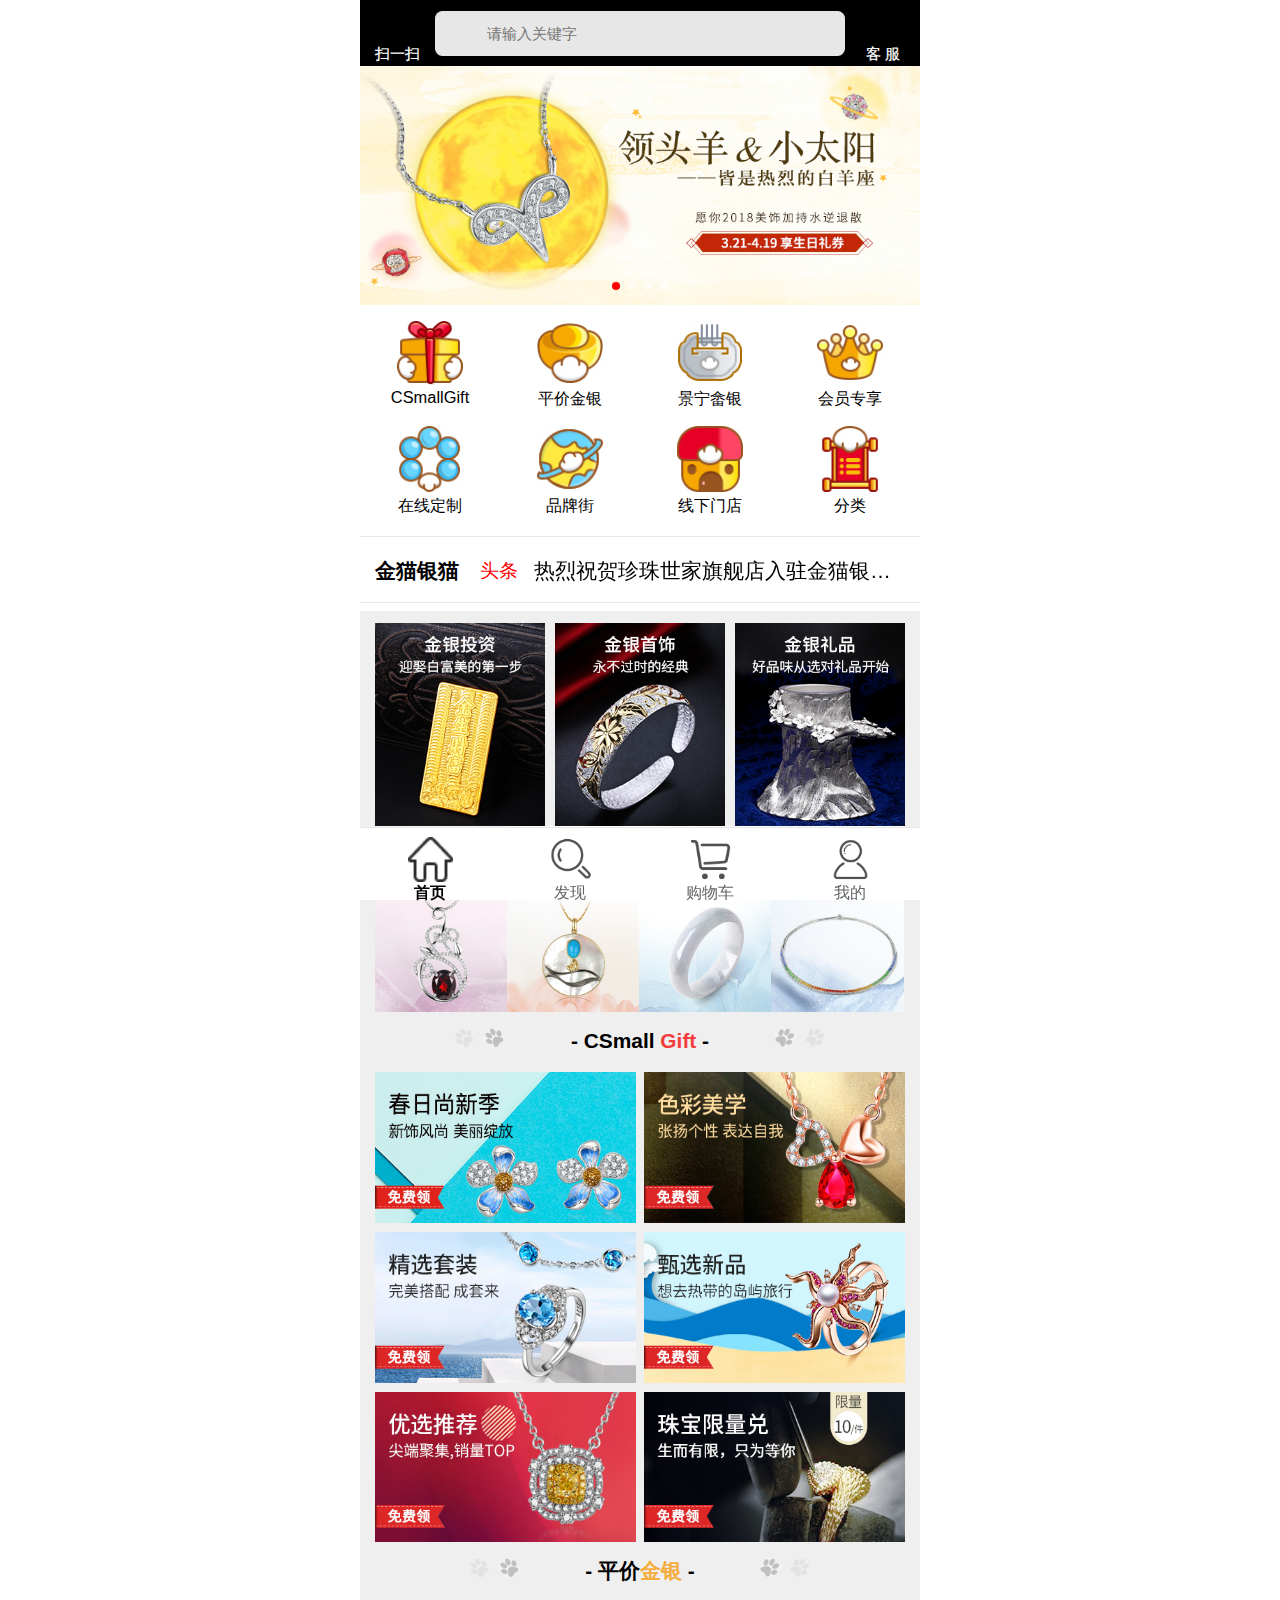
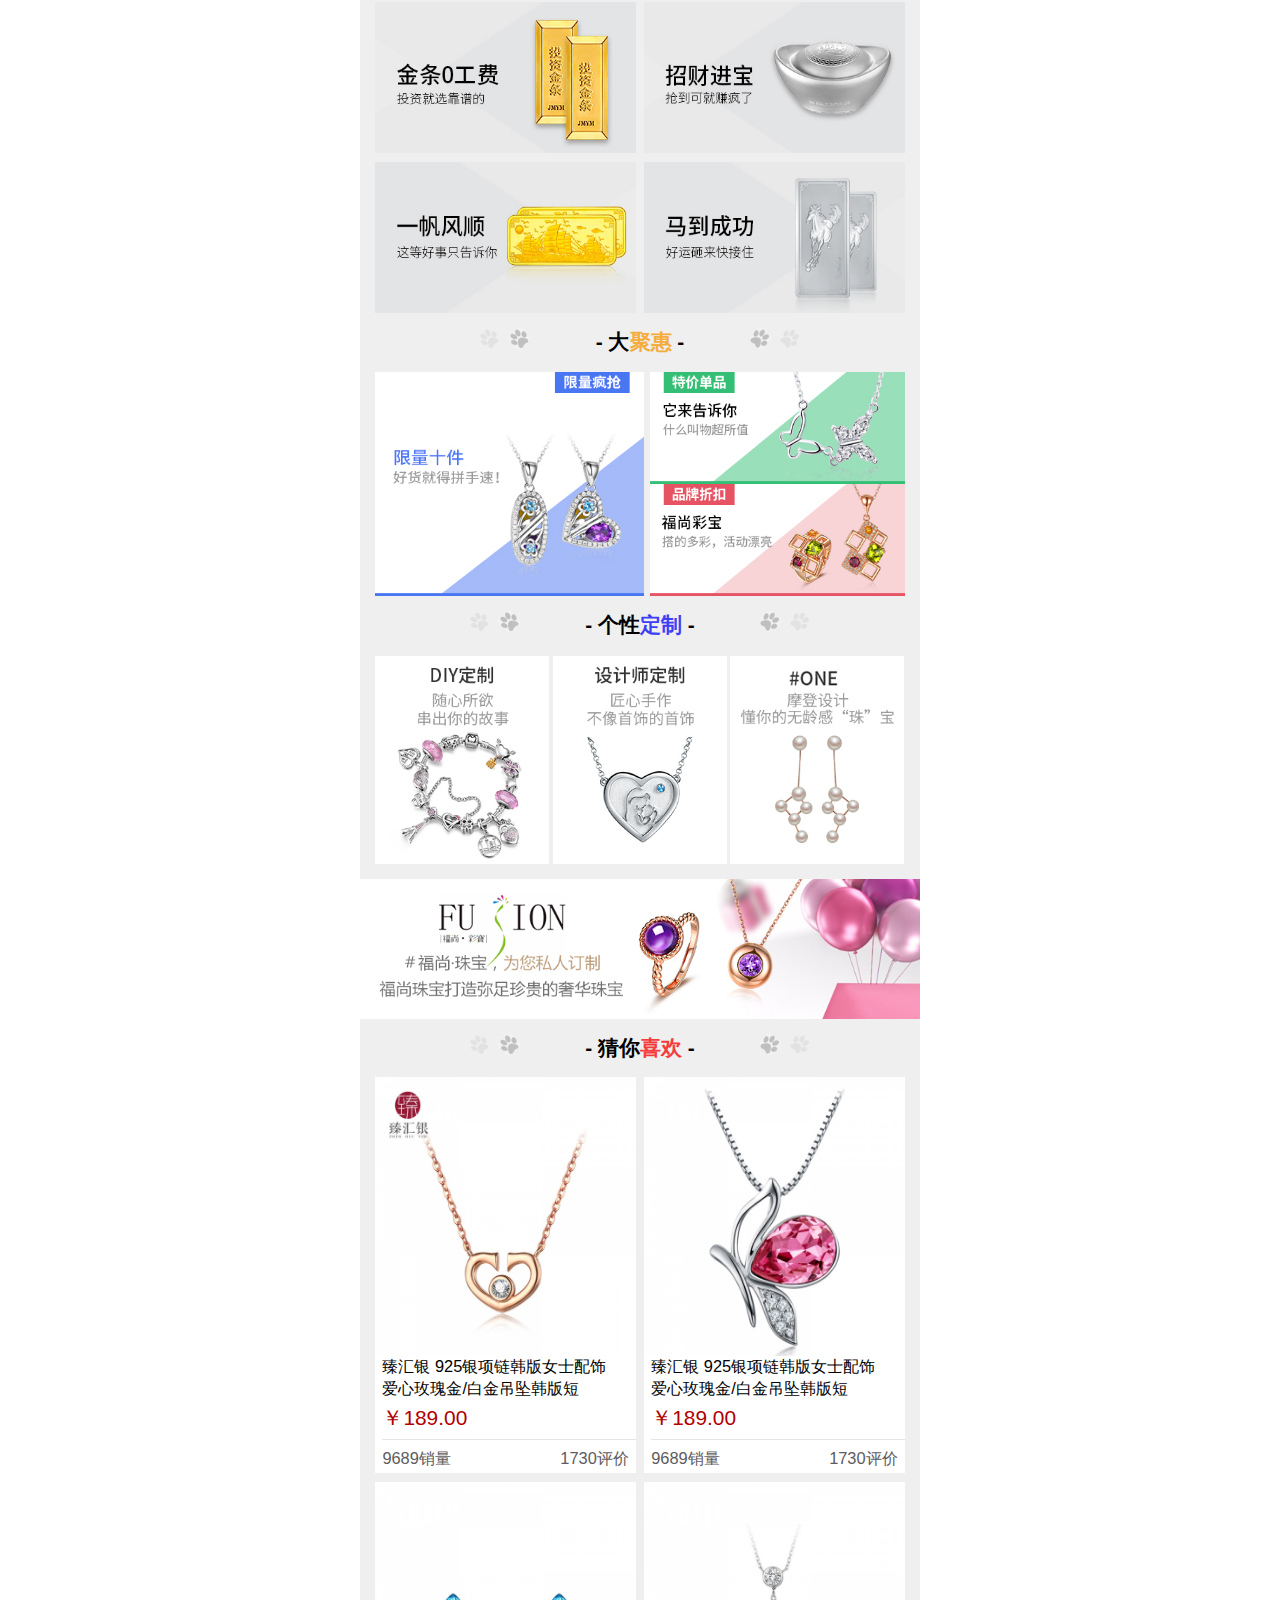
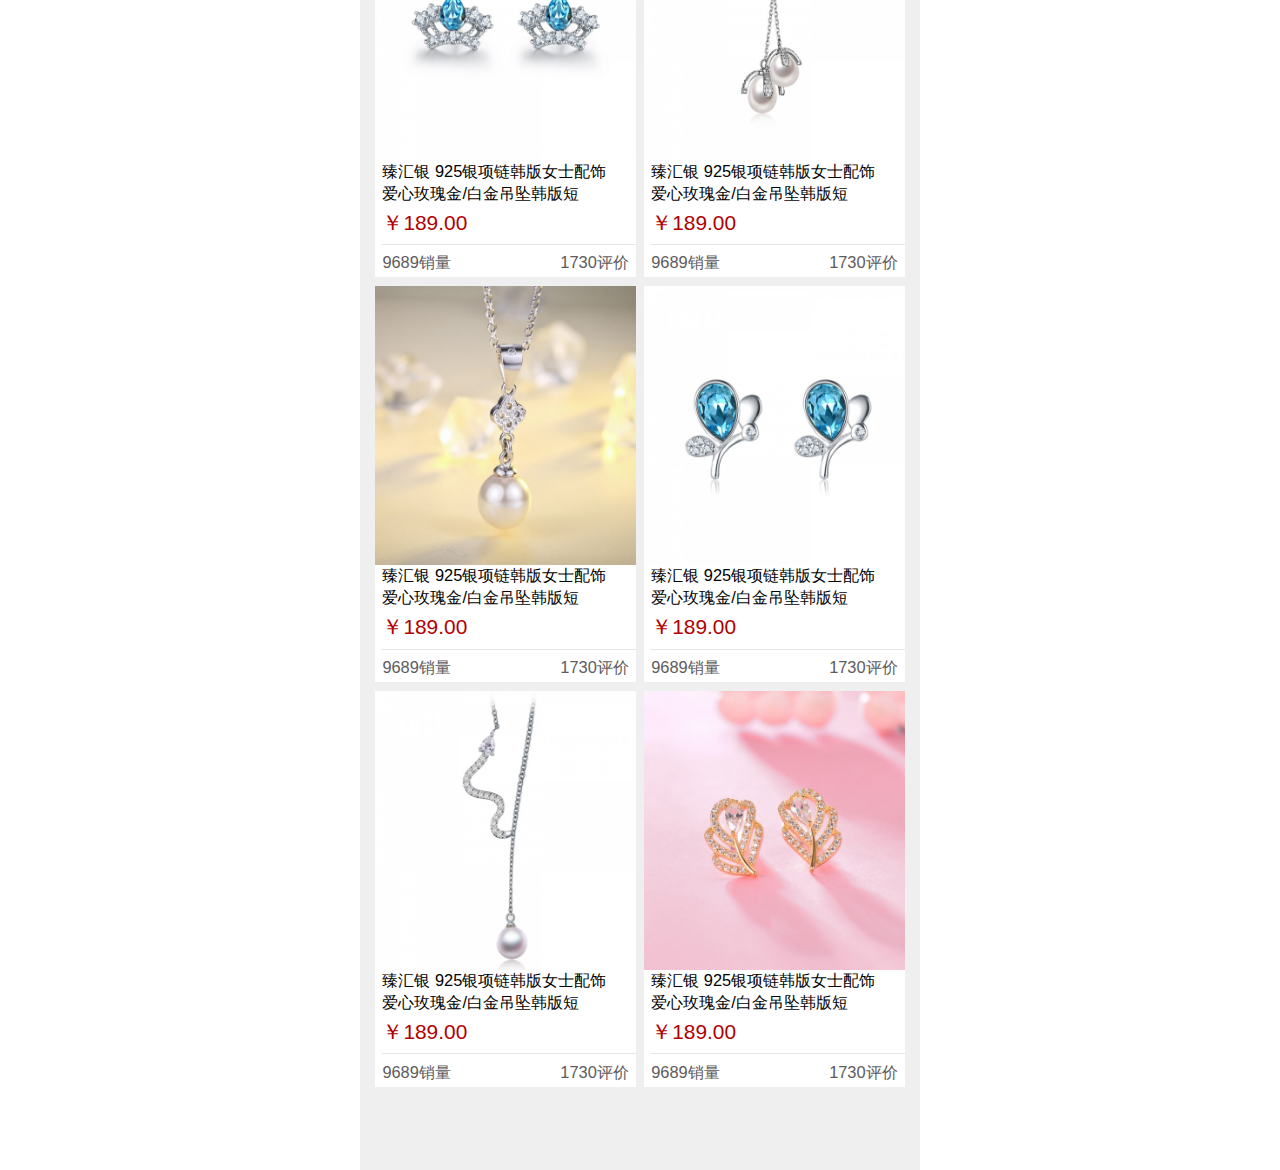
<file: index.html>
<!DOCTYPE html>
<html lang="en">
<head>
    <meta charset="UTF-8">
    <meta name="viewport" content="width=device-width, initial-scale=1.0, maximum-scale=1.0, minimum-scale=1.0, user-scalable=no">
    <title>金猫银猫商城</title>
    <link rel="shortcut icon" href="favicon .ico" type="image/x-icon">
    <link rel="stylesheet" href="style/base.css">
    <link rel="stylesheet" href="style/swiper-4.1.6.min.css">
    <link rel="stylesheet" href="style/index.css">
    <script src="js/adaptive.js"></script>
</head>
<body>
    <!--头部开始-->
    <header id="header">
        <div class="m_left iconfont">
            &#xe661;
            <p>扫一扫</p>
        </div>
        <div class="m_search">
            <form action="">
                <input  class="sec1" type="text" placeholder="请输入关键字">
                <input type="button" value="&#xe632;" class="iconfont">
            </form>
        </div>
        <div class="m_right iconfont">
            &#xe643;
            <p>客  服</p>
        </div>
    </header>
    <!--头部结束-->
    <!--banner开始-->
    <div class="main_wrap m_layout">
        <!--banner开始-->
        <div class="banner">
            <div class="swiper-container swiper-banner">
                <div class="swiper-wrapper">
                    <div class="swiper-slide">
                        <a href="#">
                            <img src="images/1.jpg" alt="">
                        </a>
                    </div>
                    <div class="swiper-slide">
                        <a href="#">
                            <img src="images/2.jpg" alt="">
                        </a>
                    </div>
                    <div class="swiper-slide">
                        <a href="#">
                            <img src="images/3.jpg" alt="">
                        </a>
                    </div>
                    <div class="swiper-slide">
                        <a href="#">
                            <img src="images/4.jpg" alt="">
                        </a>
                    </div>
                </div>
                <!-- 如果需要分页器 -->
                <div class="swiper-pagination banner-pag"></div>

            </div>
        </div>
        <!--banner结束-->
        <!--小图标开始-->
        <nav>
            <ul>
                <li>
                    <a href="#">
                        <img src="images/6.jpg" alt="">
                        <p>CSmallGift</p>
                    </a>
                </li>
                <li>
                    <a href="#">
                        <img src="images/7.jpg" alt="">
                        <p>平价金银</p>
                    </a>
                </li>
                <li>
                    <a href="#">
                        <img src="images/8.jpg" alt="">
                        <p>景宁畲银</p>
                    </a>
                </li>
                <li>
                    <a href="#">
                        <img src="images/9.jpg" alt="">
                        <p>会员专享</p>
                    </a>
                </li>
                <li>
                    <a href="#">
                        <img src="images/10.jpg" alt="">
                        <p>在线定制</p>
                    </a>
                </li>
                <li>
                    <a href="#">
                        <img src="images/11.jpg" alt="">
                        <p>品牌街</p>
                    </a>
                </li>
                <li>
                    <a href="#">
                        <img src="images/12.jpg" alt="">
                        <p>线下门店</p>
                    </a>
                </li>
                <li>
                    <a href="classify.html">
                        <img src="images/13.jpg" alt="">
                        <p>分类</p>
                    </a>
                </li>
            </ul>
        </nav>
        <!--小图标结束-->
        <!--头条开始-->
        <section class="floor_notice">
            <div class="notice_bt">
                <h2>金猫银猫</h2>
                <span>头条</span>
            </div>
            <div class="notice_con">
                <div class="swiper-container swiper_notice">
                    <div class="swiper-wrapper">
                        <div class="swiper-slide">热烈祝贺珍珠世家旗舰店入驻金猫银猫商城</div>
                        <div class="swiper-slide">热烈祝贺美奈尔珍珠旗舰店入驻金猫银猫平台</div>
                        <div class="swiper-slide">热烈祝贺珍珠世家旗舰店入驻金猫银猫商城</div>
                        <div class="swiper-slide">热烈祝贺美奈尔珍珠旗舰店入驻金猫银猫平台</div>
                    </div>
                </div>
            </div>
        </section>
        <!--头条结束-->
        <!--广告图开始-->
        <div class="img">
            <div class="img_1">
                <a href="#">
                    <img src="images/18.jpg" alt="">
                </a>
                <a href="#" class="img2">
                    <img src="images/19.jpg" alt="">
                </a>
                <a href="#">
                    <img src="images/20.jpg" alt="">
                </a>
            </div>
            <div class="crystal">
                <a href="#">
                    <img src="images/21.jpg" alt="">
                </a>
                <a href="#">
                    <img src="images/22.jpg" alt="">
                </a>
                <a href="#">
                    <img src="images/23.jpg" alt="">
                </a>
                <a href="#">
                    <img src="images/24.jpg" alt="">
                </a>
            </div>
            <div style="clear:both"></div>
            <!--分类开始-->
            <div class="classify">
                <div class="classify_top">
                    <img src="images/爪子1.png" alt="">
                    <span>- CSmall <span class="text">Gift</span> -</span>
                    <img src="images/爪子2.png" alt="">
                </div>
                <div style="clear: both"></div>
                <div class="classify-big">
                    <div class="classify_left">
                        <img src="images/25.jpg" alt="">
                    </div>
                    <div class="classify_right">
                        <img src="images/26.jpg" alt="">
                    </div>
                    <div style="clear: both"></div>
                </div>
                <div class="classify-big">
                    <div class="classify_left">
                        <img src="images/27.jpg" alt="">
                    </div>
                    <div class="classify_right">
                        <img src="images/28.jpg" alt="">
                    </div>
                    <div style="clear: both"></div>
                </div>
                <div class="classify-big">
                    <div class="classify_left">
                        <img src="images/29.jpg" alt="">
                    </div>
                    <div class="classify_right">
                        <img src="images/30.jpg" alt="">
                    </div>
                    <div style="clear: both"></div>
                </div>

            </div>
            <!--分类结束-->
            <!--平价金银开始-->
            <div class="fair">
                <div class="classify_top">
                    <img src="images/爪子1.png" alt="">
                    <span>- 平价<span class="text">金银</span> -</span>
                    <img src="images/爪子2.png" alt="">
                </div>
                <div style="clear: both"></div>
                <div class="classify-big">
                    <div class="classify_left">
                        <img src="images/31.jpg" alt="">
                    </div>
                    <div class="classify_right">
                        <img src="images/32.jpg" alt="">
                    </div>
                    <div style="clear: both"></div>
                </div>
                <div class="classify-big">
                    <div class="classify_left">
                        <img src="images/33.jpg" alt="">
                    </div>
                    <div class="classify_right">
                        <img src="images/34.jpg" alt="">
                    </div>
                    <div style="clear: both"></div>
                </div>
            </div>
            <!--平价金银结束-->
            <!--大聚惠开始-->
            <div class="big clearfix">
                <div class="classify_top">
                    <img src="images/爪子1.png" alt="">
                    <span>- 大<span class="text">聚惠</span> -</span>
                    <img src="images/爪子2.png" alt="">
                </div>
                <div class="big_left">
                    <img src="images/35.jpg" alt="">
                </div>
                <div class="big_right">
                    <div class="big_top">
                        <img src="images/36.jpg" alt="">
                    </div>
                    <div class="big_down">
                        <img src="images/37.jpg" alt="">
                    </div>
                </div>
            </div>
            <!--大聚惠结束-->
            <!--个性定制开始-->
            <div class="custom-made clearfix">
                <div class="classify_top">
                    <img src="images/爪子1.png" alt="">
                    <span>- 个性<span class="text">定制</span> -</span>
                    <img src="images/爪子2.png" alt="">
                </div>
                <div class="cus-ma">
                    <img src="images/38.jpg" alt="">
                    <img src="images/39.jpg" alt="" class="cus-ma1">
                    <img src="images/40.jpg" alt="">
                </div>
            </div>
            <!--个性定制结束-->
        </div>
        <!--广告图结束-->
        <!--fusion开始-->
        <div class="fusion clearfix">
            <a href="#">
                <img src="images/41.jpg" alt="">
            </a>
            <div class="fusion-bt">
                <img src="images/爪子1.png" alt="">
                <span>- 猜你<span class="text">喜欢</span> -</span>
                <img src="images/爪子2.png" alt="">
            </div>
            <div class="fusion-tp">
                <div class="tp-left">
                    <a href="#">
                        <img src="images/42.jpg" alt="">
                    </a>
                    <h4>臻汇银 925银项链韩版女士配饰<br/>
                        爱心玫瑰金/白金吊坠韩版短</h4>
                    <p>￥189.00</p>
                    <span class="text-1">9689销量</span>
                    <span class="text-2">1730评价</span>
                </div>
                <div class="tp-right">
                    <a href="#">
                        <img src="images/43.jpg" alt="">
                    </a>
                    <h4>臻汇银 925银项链韩版女士配饰<br/>
                        爱心玫瑰金/白金吊坠韩版短</h4>
                    <p>￥189.00</p>
                    <span class="text-1">9689销量</span>
                    <span class="text-2">1730评价</span>
                </div>
            </div>
            <div class="fusion-tp">
                <div class="tp-left">
                    <a href="#">
                        <img src="images/45.jpg" alt="">
                    </a>
                    <h4>臻汇银 925银项链韩版女士配饰<br/>
                        爱心玫瑰金/白金吊坠韩版短</h4>
                    <p>￥189.00</p>
                    <span class="text-1">9689销量</span>
                    <span class="text-2">1730评价</span>
                </div>
                <div class="tp-right">
                    <a href="#">
                        <img src="images/44.jpg" alt="">
                    </a>
                    <h4>臻汇银 925银项链韩版女士配饰<br/>
                        爱心玫瑰金/白金吊坠韩版短</h4>
                    <p>￥189.00</p>
                    <span class="text-1">9689销量</span>
                    <span class="text-2">1730评价</span>
                </div>
            </div>
            <div class="fusion-tp">
                <div class="tp-left">
                    <a href="#">
                        <img src="images/46.jpg" alt="">
                    </a>
                    <h4>臻汇银 925银项链韩版女士配饰<br/>
                        爱心玫瑰金/白金吊坠韩版短</h4>
                    <p>￥189.00</p>
                    <span class="text-1">9689销量</span>
                    <span class="text-2">1730评价</span>
                </div>
                <div class="tp-right">
                    <a href="#">
                        <img src="images/47.jpg" alt="">
                    </a>
                    <h4>臻汇银 925银项链韩版女士配饰<br/>
                        爱心玫瑰金/白金吊坠韩版短</h4>
                    <p>￥189.00</p>
                    <span class="text-1">9689销量</span>
                    <span class="text-2">1730评价</span>
                </div>
            </div>
            <div class="fusion-tp">
                <div class="tp-left">
                    <a href="#">
                        <img src="images/48.jpg" alt="">
                    </a>
                    <h4>臻汇银 925银项链韩版女士配饰<br/>
                        爱心玫瑰金/白金吊坠韩版短</h4>
                    <p>￥189.00</p>
                    <span class="text-1">9689销量</span>
                    <span class="text-2">1730评价</span>
                </div>
                <div class="tp-right">
                    <a href="#">
                        <img src="images/49.jpg" alt="">
                    </a>
                    <h4>臻汇银 925银项链韩版女士配饰<br/>
                        爱心玫瑰金/白金吊坠韩版短</h4>
                    <p>￥189.00</p>
                    <span class="text-1">9689销量</span>
                    <span class="text-2">1730评价</span>
                </div>
            </div>
        </div>
        <!--fusion结束-->
    </div>
    <!--banner结束-->
    <!--底部开始-->
    <footer>
        <ul>
            <li class="tab_on">
                <a href="">
                    <img src="images/首页.png" alt="">
                    <p class="t1">首页</p>
                </a>
            </li>
            <li>
                <a href="">
                    <img src="images/搜索4.png" alt="">
                    <p class="t2">发现</p>
                </a>
            </li>
            <li>
                <a href="shopping.html">
                    <img src="images/购物车1.png" alt="">
                    <p class="t2">购物车</p>
                </a>
            </li>
            <li>
                <a href="register.html">
                    <img src="images/我的1.png" alt="">
                    <p class="t2">我的</p>
                </a>
            </li>
        </ul>
    </footer>
    <!--底部结束-->
</body>

<script src="js/swiper-4.1.6.min.js"></script>
<script language="javascript">
    var mySwiper = new Swiper('.swiper-banner',{
        loop : true,
        autoplay: {
            delay: 2000,
            stopOnLastSlide: false,
            disableOnInteraction: false,
        },
        pagination: {
            el: '.banner-pag',
            type: 'bullets',
        },

    })
</script>

<script>
    var swiper = new Swiper('.swiper_notice', {
        direction: 'vertical',
        loop : true,
        autoplay: {
            delay: 2000,
            stopOnLastSlide: false,
            disableOnInteraction: false,
        },
        pagination: {
            el: '.swiper-pagination',
            clickable: true,
        },
    });
</script>

</html>
</file>
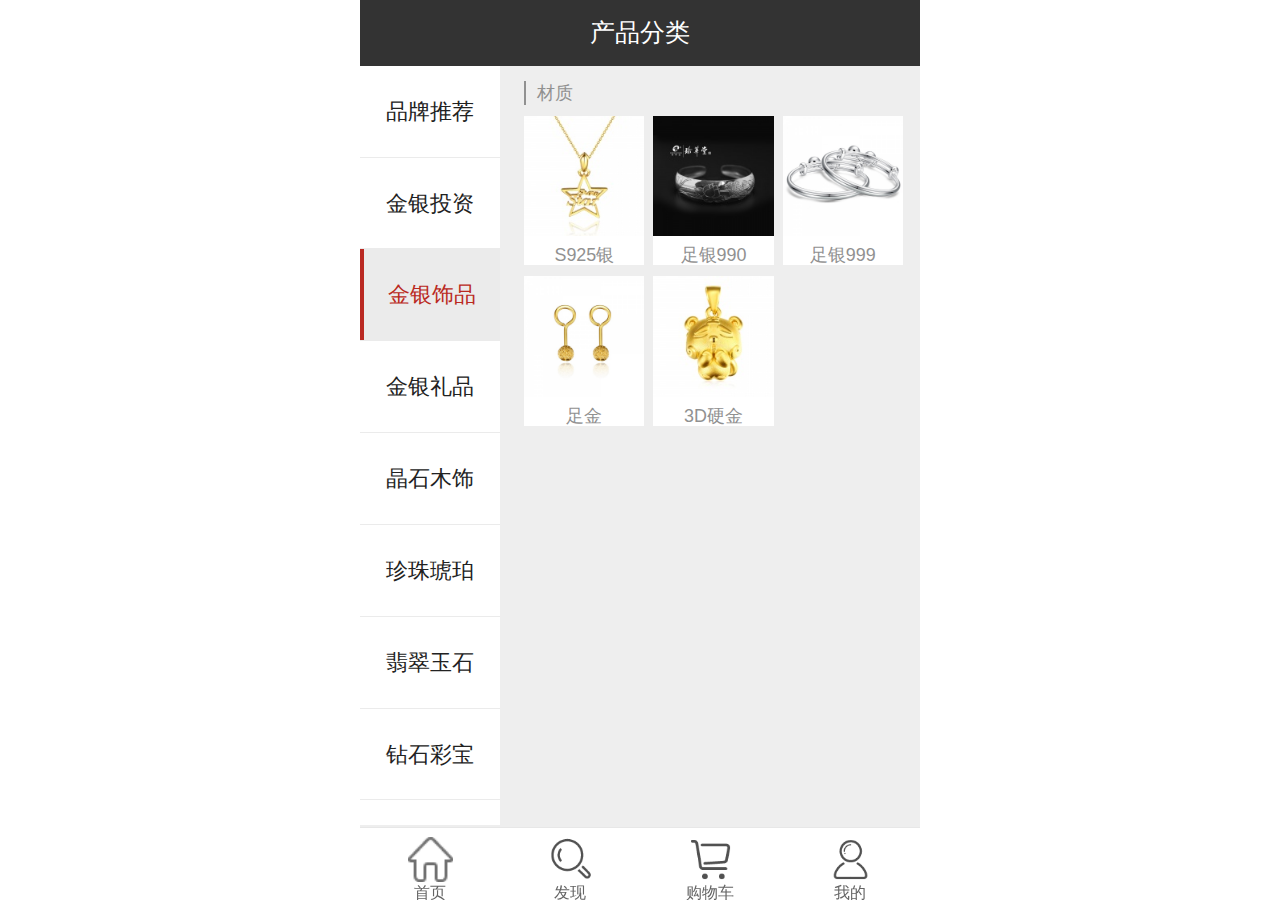
<file: classify.html>
<!DOCTYPE html>
<html lang="en">
<head>
    <meta charset="UTF-8">
    <meta name="viewport" content="width=device-width, initial-scale=1.0, maximum-scale=1.0, minimum-scale=1.0, user-scalable=no">
    <title>金猫银猫分类</title>
    <link rel="shortcut icon" href="favicon .ico" type="image/x-icon">
    <link rel="stylesheet" href="style/base.css">
    <link rel="stylesheet" href="style/swiper-4.1.6.min.css">
    <link rel="stylesheet" href="style/classify.css">
    <script src="js/adaptive.js"></script>
    <script src="js/jquery-1.10.1.min.js"></script>
    <script type="text/javascript">
        $(document).ready(function() {
            $(".tabs li").click(function() {
                $(".tabs li a").removeClass("current");
                $(this).children("a").addClass("current");

                $(".list-right").hide(0);
                $(".list-right:eq(" + $(this).index() + ")").show(0);
            });

        });
    </script>
</head>
<body>
    <!--头部开始-->
    <header class="m_sub_header">
        <div class="m_header_left iconfont">
            <a href="">&#xe610;</a>
        </div>
        <div class="m_header_right">
            <span>产品分类</span>
        </div>
    </header>
    <!--头部结束-->
    <!--分类列表开始-->
    <section class="list m_layout">
        <div class="list-left">
            <ul class="tabs">
                <li><a href="#">品牌推荐</a></li>
                <li><a href="#">金银投资</a></li>
                <li><a href="#" class="current">金银饰品</a></li>
                <li><a href="#" >金银礼品</a></li>
                <li><a href="#">晶石木饰</a></li>
                <li><a href="#">珍珠琥珀</a></li>
                <li><a href="#">翡翠玉石</a></li>
                <li><a href="#">钻石彩宝</a></li>
                <li><a href="#">品牌推荐</a></li>
                <li><a href="#">金银投资</a></li>
                <li><a href="#">金银饰品</a></li>
                <li><a href="#">金银礼品</a></li>
                <li><a href="#">晶石木饰</a></li>
                <li><a href="#">珍珠琥珀</a></li>
                <li><a href="#">翡翠玉石</a></li>
                <li><a href="#">钻石彩宝</a></li>
            </ul>
        </div>
        <div class="list-right" style="display: none;">
            <div class="con">
                <p class="tit">材质2</p>
                <ul class="clearfix">
                    <li>
                        <a href="#">
                            <img src="images/50.jpg" alt="">
                            <p>S925银</p>
                        </a>
                    </li>
                    <li class="list-1">
                        <a href="#">
                            <img src="images/51.jpg" alt="">
                            <p>足银990</p>
                        </a>
                    </li>
                    <li>
                        <a href="#">
                            <img src="images/52.jpg" alt="">
                            <p>足银999</p>
                        </a>
                    </li>
                </ul>
                <ul class="clearfix">
                    <li>
                        <a href="#">
                            <img src="images/53.jpg" alt="">
                            <p>足金</p>
                        </a>
                    </li>
                    <li class="list-1">
                        <a href="#">
                            <img src="images/55.jpg" alt="">
                            <p>3D硬金</p>
                        </a>
                    </li>
                </ul>
            </div>
        </div>
        <div class="list-right" style="display: none;">
            <div class="con">
                <p class="tit">材质3</p>
                <ul class="clearfix">
                    <li>
                        <a href="">
                            <img src="images/50.jpg" alt="">
                            <p>S925银</p>
                        </a>
                    </li>
                    <li class="list-1">
                        <a href="#">
                            <img src="images/51.jpg" alt="">
                            <p>足银990</p>
                        </a>
                    </li>
                    <li>
                        <a href="#">
                            <img src="images/52.jpg" alt="">
                            <p>足银999</p>
                        </a>
                    </li>
                </ul>
                <ul class="clearfix">
                    <li>
                        <a href="#">
                            <img src="images/53.jpg" alt="">
                            <p>足金</p>
                        </a>
                    </li>
                    <li class="list-1">
                        <a href="#">
                            <img src="images/55.jpg" alt="">
                            <p>3D硬金</p>
                        </a>
                    </li>
                </ul>
            </div>
        </div>
        <div class="list-right" style="display: block;">
            <div class="con">
                <p class="tit">材质</p>
                <ul class="clearfix">
                    <li>
                        <a href="detail.html">
                            <img src="images/50.jpg" alt="">
                            <p>S925银</p>
                        </a>
                    </li>
                    <li class="list-1">
                        <a href="#">
                            <img src="images/51.jpg" alt="">
                            <p>足银990</p>
                        </a>
                    </li>
                    <li>
                        <a href="#">
                            <img src="images/52.jpg" alt="">
                            <p>足银999</p>
                        </a>
                    </li>
                </ul>
                <ul class="clearfix">
                    <li>
                        <a href="#">
                            <img src="images/53.jpg" alt="">
                            <p>足金</p>
                        </a>
                    </li>
                    <li class="list-1">
                        <a href="#">
                            <img src="images/55.jpg" alt="">
                            <p>3D硬金</p>
                        </a>
                    </li>
                </ul>
            </div>
        </div>
    </section>
    <!--分类列表结束-->
    <!--底部开始-->
    <footer>
        <ul>
            <li class="tab_on">
                <a href="index.html">
                    <img src="images/首页2.png" alt="">
                    <p class="t2">首页</p>
                </a>
            </li>
            <li>
                <a href="">
                    <img src="images/搜索4.png" alt="">
                    <p class="t2">发现</p>
                </a>
            </li>
            <li>
                <a href="shopping.html">
                    <img src="images/购物车1.png" alt="">
                    <p class="t2">购物车</p>
                </a>
            </li>
            <li>
                <a href="register.html">
                    <img src="images/我的1.png" alt="">
                    <p class="t2">我的</p>
                </a>
            </li>
        </ul>
    </footer>
    <!--底部结束-->
</body>
</html>
</file>
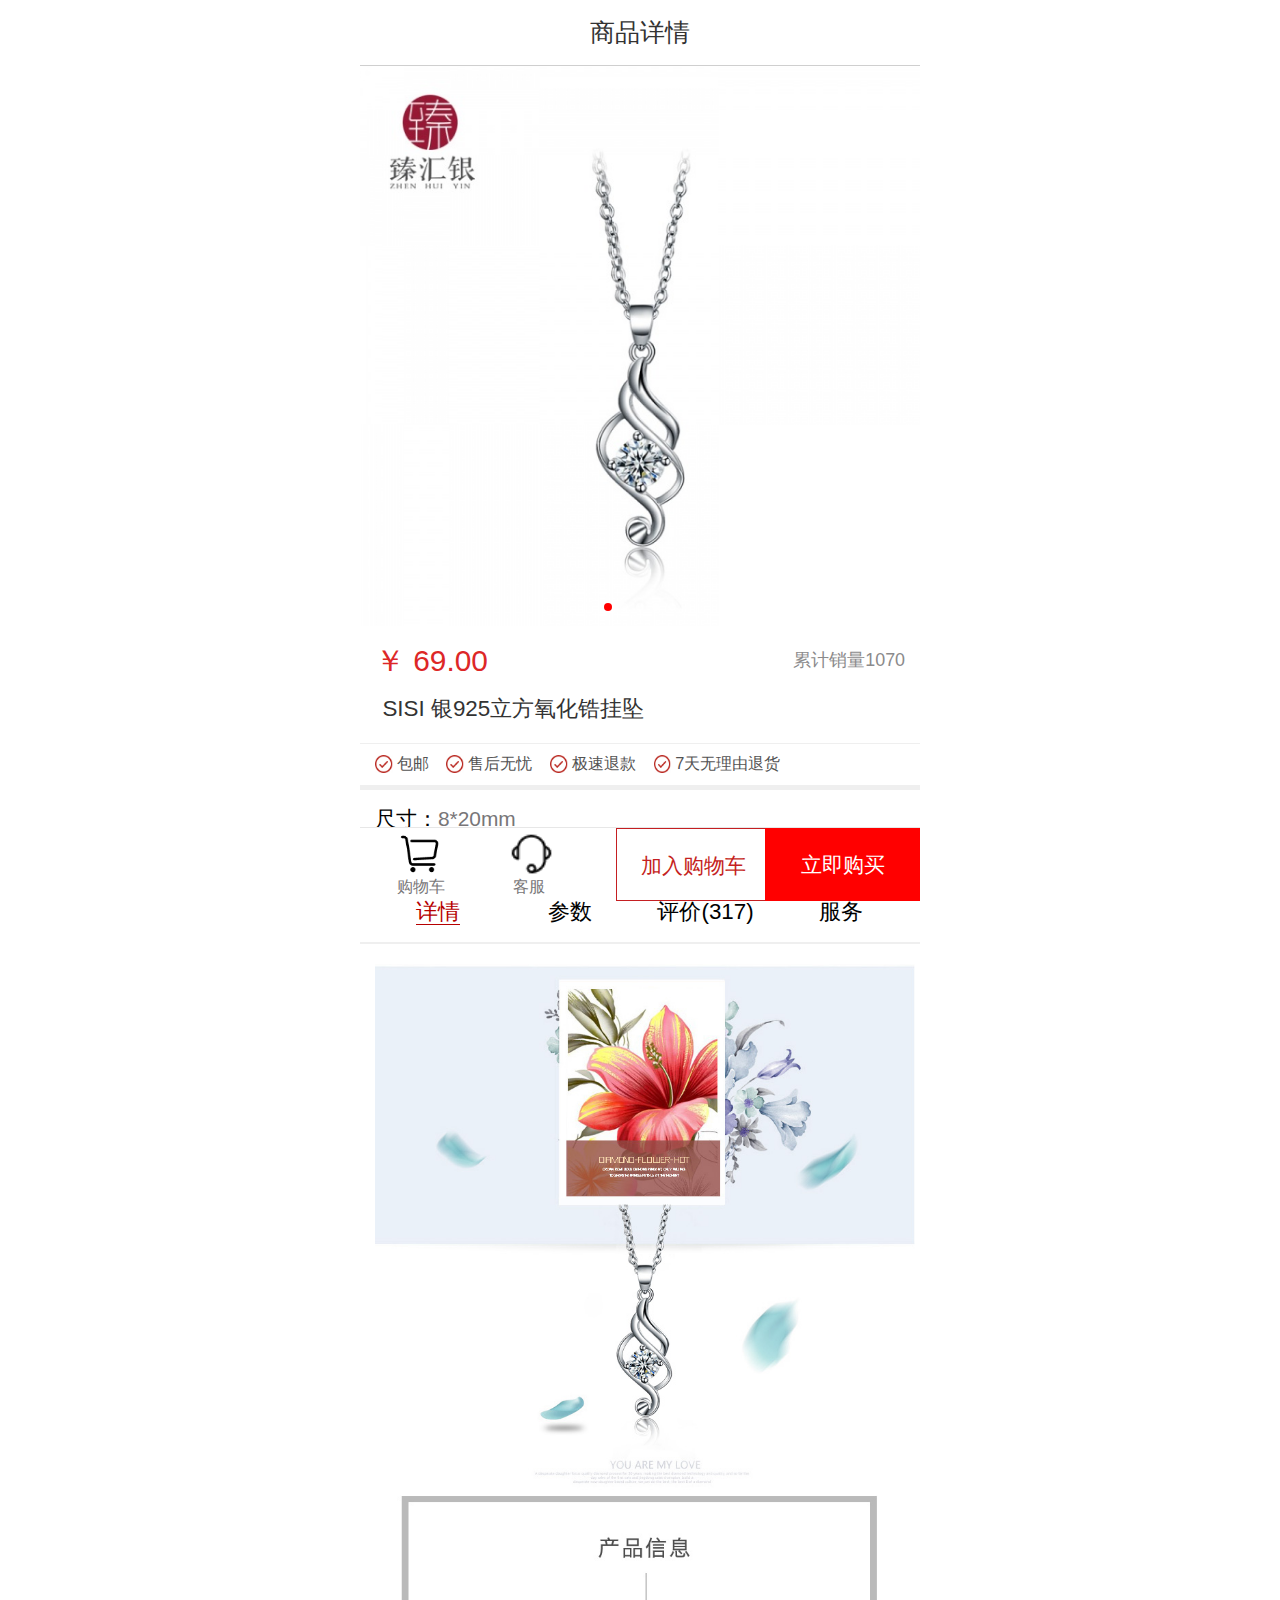
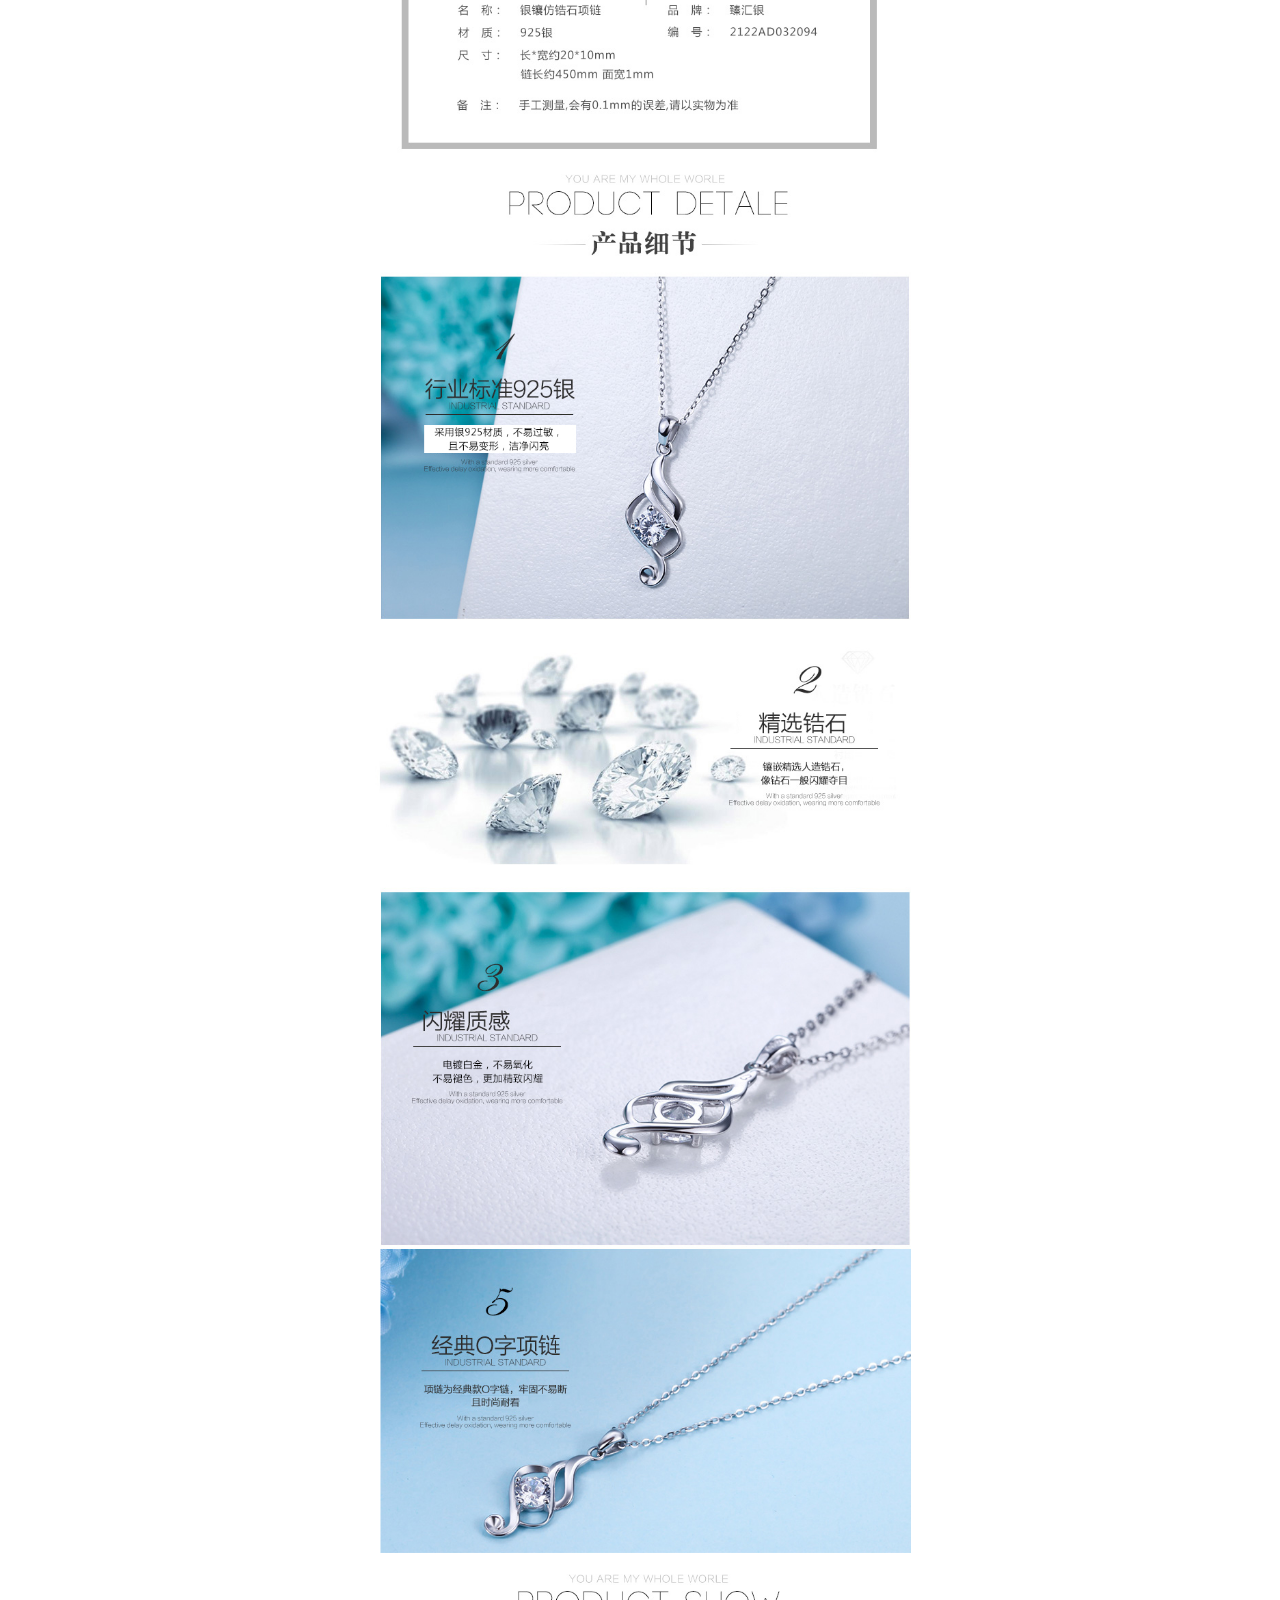
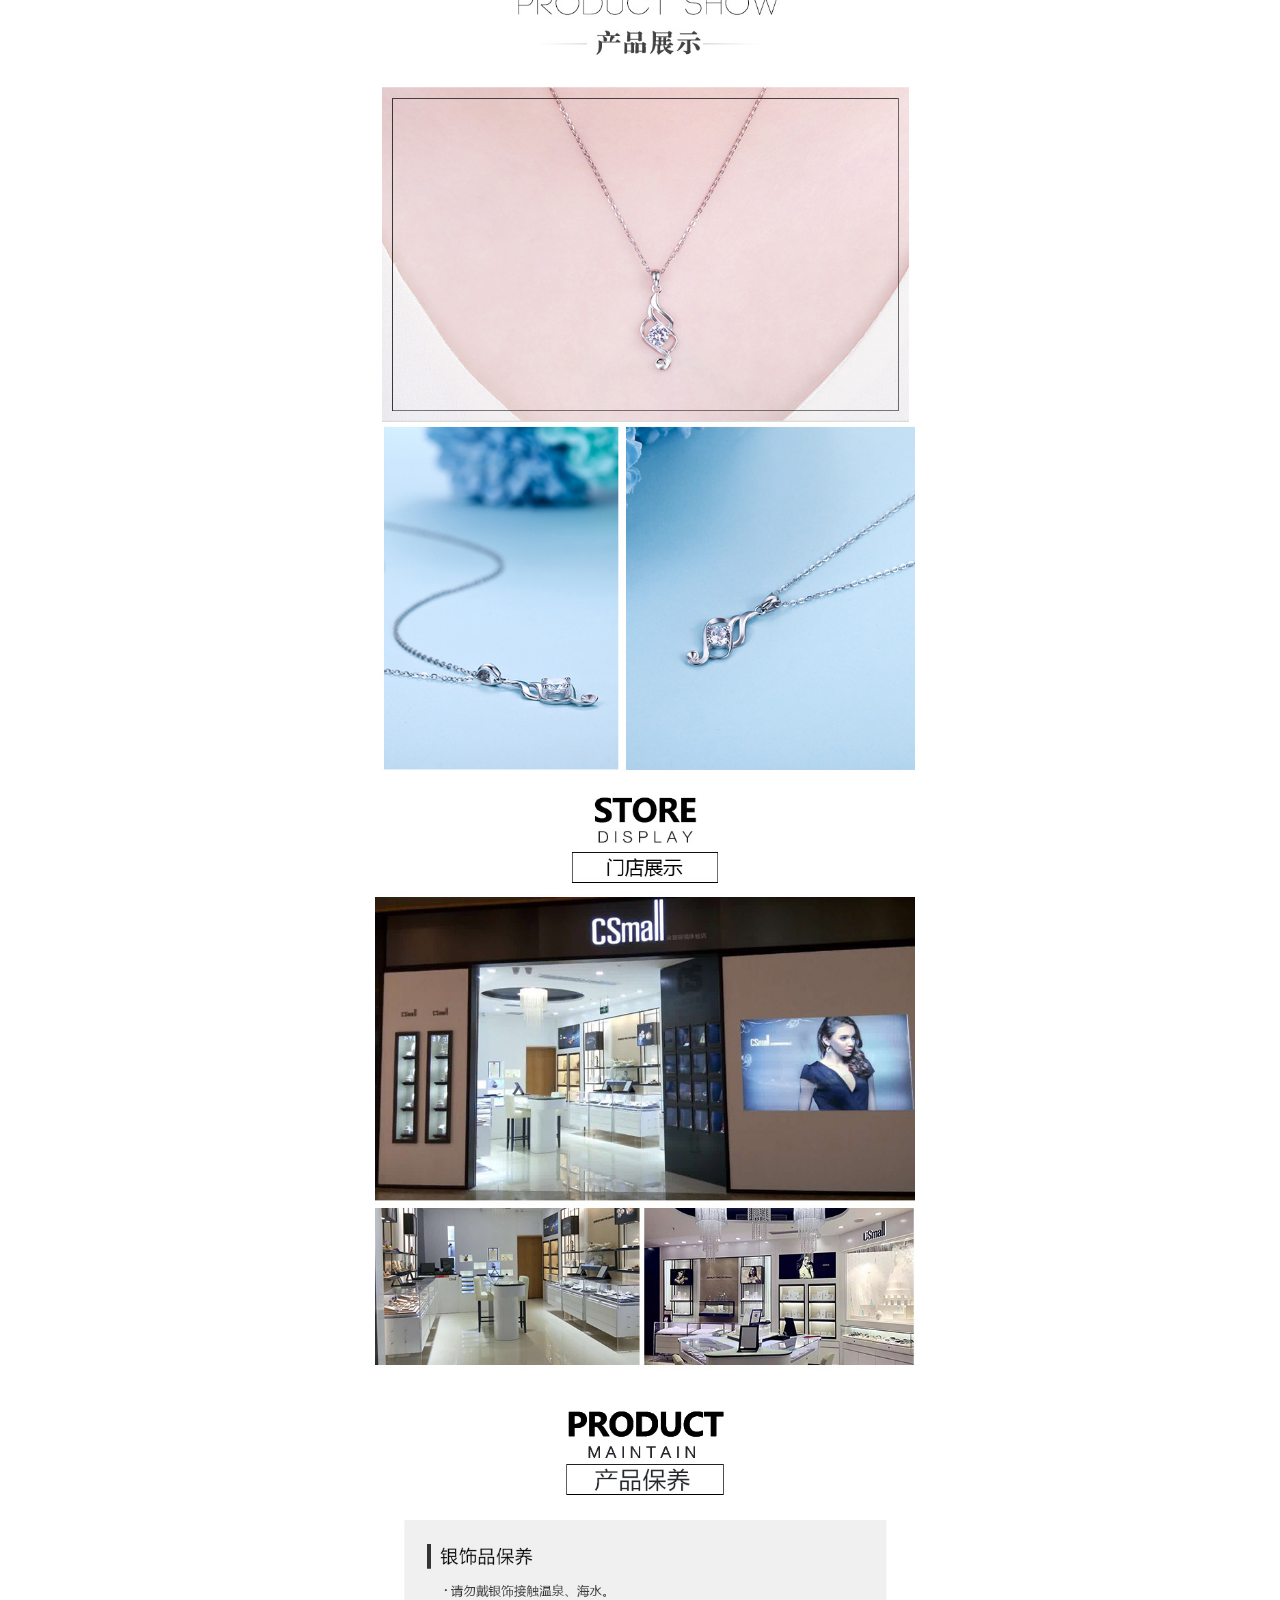
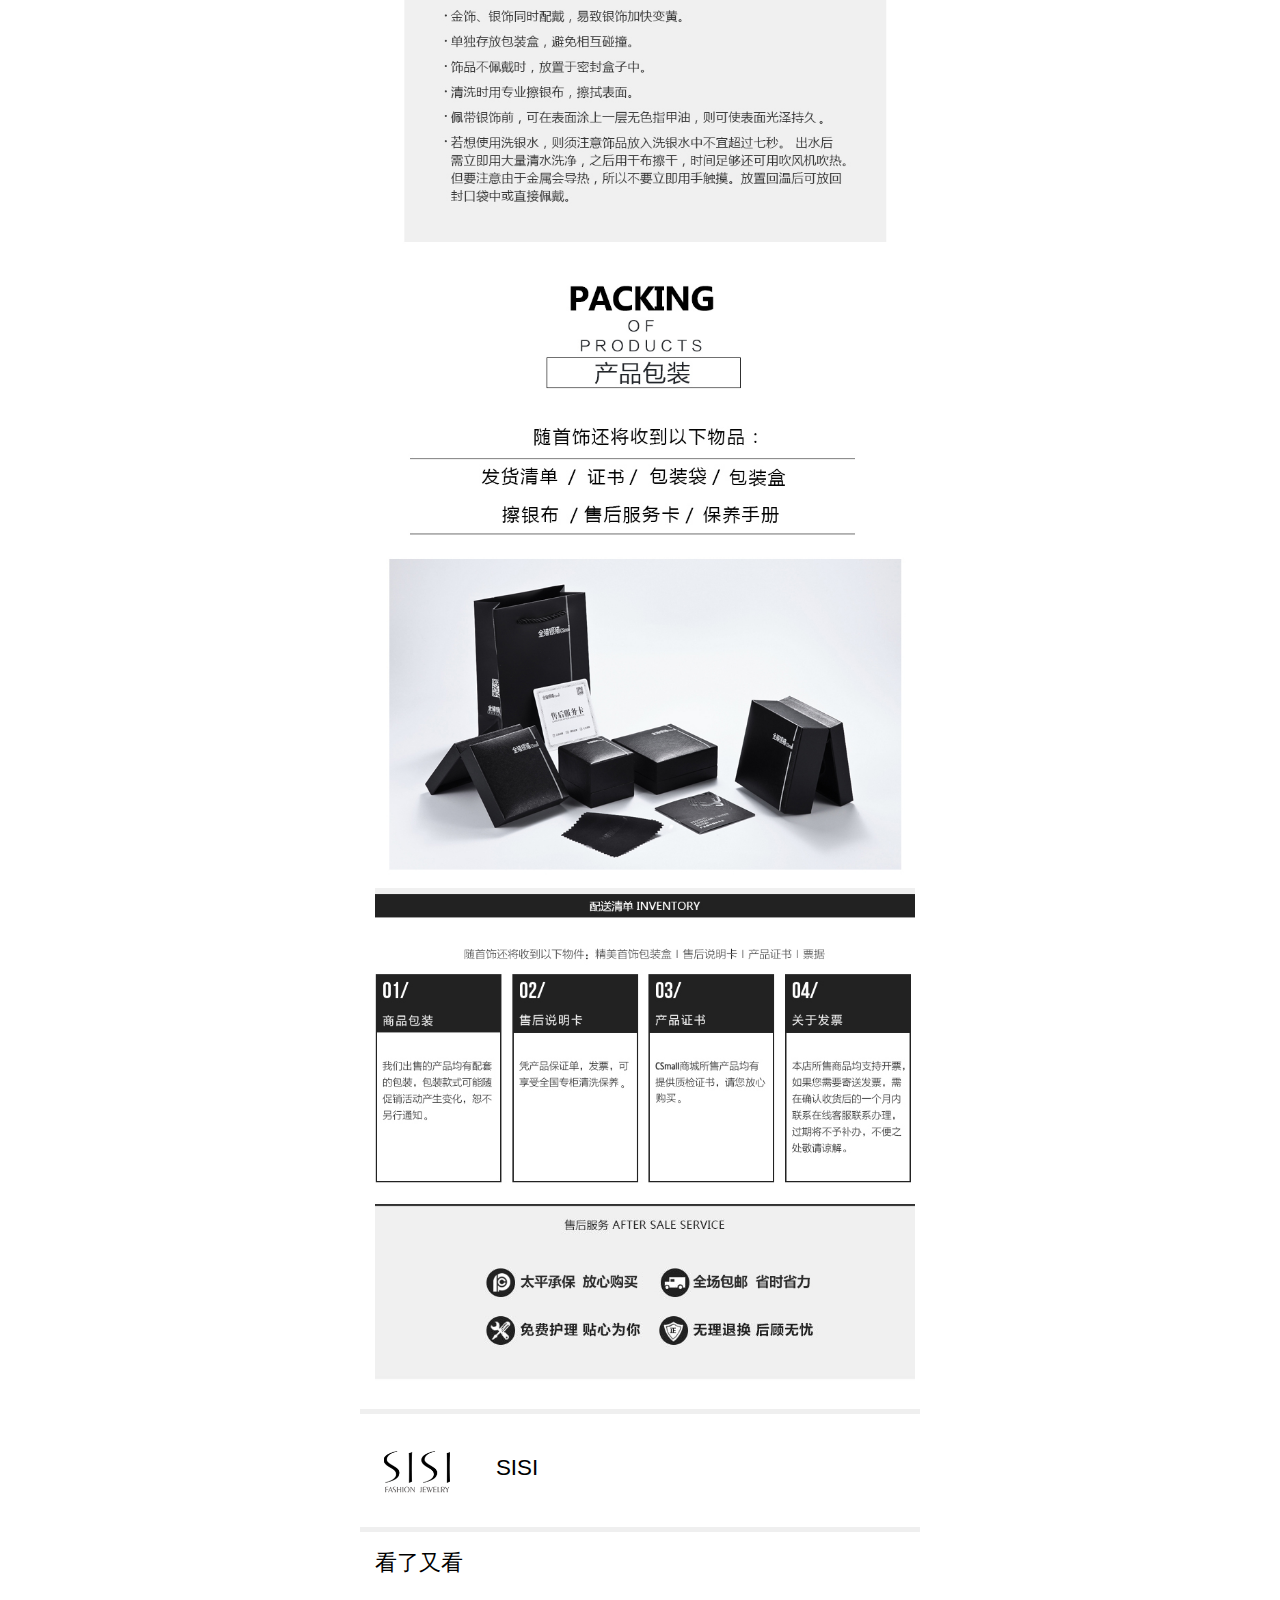
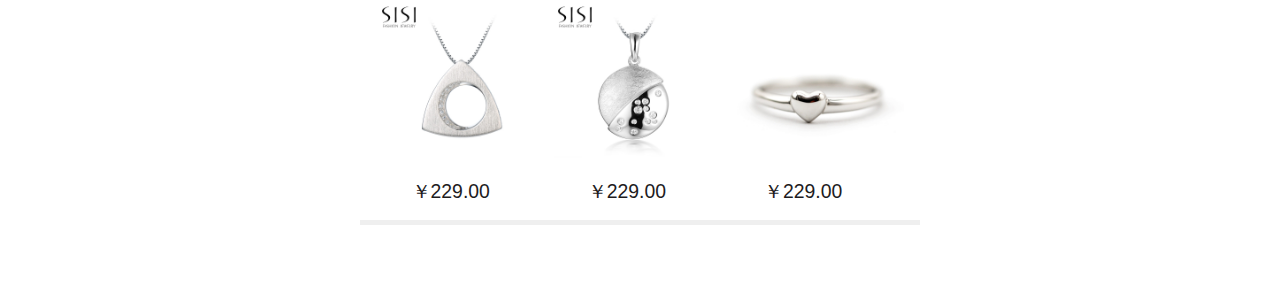
<file: detail.html>
<!DOCTYPE html>
<html lang="en">
<head>
    <meta charset="UTF-8">
    <meta name="viewport" content="width=device-width, initial-scale=1.0, maximum-scale=1.0, minimum-scale=1.0, user-scalable=no">
    <title>金猫银猫商品详情</title>
    <link rel="shortcut icon" href="favicon .ico" type="image/x-icon">
    <link rel="stylesheet" href="style/base.css">
    <link rel="stylesheet" href="style/swiper-4.1.6.min.css">
    <link rel="stylesheet" href="style/detail.css">
    <script src="js/adaptive.js"></script>
</head>
<body>
    <!--头部开始-->
    <header class="d_header">
        <div class="d_left iconfont">
            <a href="classify.html">&#xe610;</a>
        </div>
        <div class="d_middle">
            <span>商品详情</span>
        </div>
        <div class="d_right_1 iconfont">
            <a href="">&#xe711;</a>
        </div>
        <div class="d_right_2 iconfont">
            <a href="">&#xe618;</a>
        </div>
    </header>
    <!--头部结束-->
    <!--内容开始-->
    <div class="d_content m_layout">
        <!--banner开始-->
        <div class="banner">
            <div class="swiper-container swiper-banner">
                <div class="swiper-wrapper">
                    <div class="swiper-slide">
                        <a href="#">
                            <img src="images/56.jpg" alt="">
                        </a>
                    </div>
                    <div class="swiper-slide">
                        <a href="#">
                            <img src="images/57.jpg" alt="">
                        </a>
                    </div>
                    <div class="swiper-slide">
                        <a href="#">
                            <img src="images/58.jpg" alt="">
                        </a>
                    </div>
                    <div class="swiper-slide">
                        <a href="#">
                            <img src="images/59.jpg" alt="">
                        </a>
                    </div>
                    <div class="swiper-slide">
                        <a href="#">
                            <img src="images/60.jpg" alt="">
                        </a>
                    </div>
                </div>
                <!-- 如果需要分页器 -->
                <div class="swiper-pagination banner-pag"></div>
            </div>
        </div>
        <!--banner结束-->
        <!--价格开始-->
        <div class="text">
            <div class="text-top">
                <span class="text-1">￥ 69.00</span>
                <span class="text-2">累计销量1070</span>
            </div>
            <div class="text-down">SISI 银925立方氧化锆挂坠</div>
        </div>
        <!--价格结束-->
        <!--正品开始-->
        <div class="quality-goods">
            <ul class="clearfix">
                <li>
                    <img src="images/正品.png" alt="">
                    <span>包邮</span>
                </li>
                <li>
                    <img src="images/正品.png" alt="">
                    <span>售后无忧</span>
                </li>
                <li>
                    <img src="images/正品.png" alt="">
                    <span>极速退款</span>
                </li>
                <li>
                    <img src="images/正品.png" alt="">
                    <span>7天无理由退货</span>
                </li>
            </ul>
        </div>
        <!--正品结束-->
        <!--尺寸开始-->
        <div class="size clearfix">
            <div class="size-left">
                <p>尺寸：<span>8*20mm</span></p>
                <p>克重：<span>总重约0.85g</span></p>
            </div>
            <div class="size-right iconfont">&#xe605;</div>
        </div>
        <!--尺寸结束-->
        <!--详情开始-->
        <div class="tabs">
            <span class="em">详情</span>
            <span>参数</span>
            <span>评价(317)</span>
            <span>服务</span>
        </div>
        <!--详情结束-->
        <!--图片开始-->
        <div class="img">
            <img src="images/img-6.jpg" alt="">
            <img src="images/img-7.jpg" alt="">
            <img src="images/img-8.jpg" alt="">
            <img src="images/img-9.jpg" alt="">
            <img src="images/img-10.jpg" alt="">
            <img src="images/img-12.jpg" alt="">
            <img src="images/img-13.jpg" alt="">
            <img src="images/img-14.jpg" alt="">
            <img src="images/img-15.jpg" alt="">
            <img src="images/img-16.jpg" alt="">
            <img src="images/img-17.jpg" alt="">
            <img src="images/img-18.jpg" alt="">
            <img src="images/img-19.jpg" alt="">
        </div>
        <!--图片结束-->
        <!--品牌开始-->
        <div class="brand clearfix">
            <div class="brand-left">
                <img src="images/品牌.png" alt="">
                <span>SISI</span>
            </div>
            <div class="brand-right iconfont">&#xe605;</div>
        </div>
        <!--品牌结束-->
        <!--看了又看开始-->
        <div class="see clearfix">
            <div class="see-text">看了又看</div>
            <div class="see-img">
                <img src="images/see-1.jpg" alt="">
                <p>￥229.00</p>
            </div>
            <div class="see-img">
                <img src="images/see.jpg" alt="">
                <p>￥229.00</p>
            </div>
            <div class="see-img">
                <img src="images/see-2.jpg" alt="">
                <p>￥229.00</p>
            </div>
        </div>
        <!--看了又看结束-->
    <!--内容结束-->
    <!--底部开始-->
    <footer class="bottom">
        <div class="btm-1">
            <a href="">
                <img src="images/购物车2.png" alt="">
                <p class="t1">购物车</p>
            </a>
        </div>
        <div class="btm-2">
            <a href="">
                <img src="images/客服.png" alt="">
                <p class="t2">客服</p>
            </a>
        </div>
        <div class="join">
            加入购物车
        </div>
        <div class="buy">
            立即购买
        </div>
    </footer>
    <!--底部结束-->
</body>

<script src="js/swiper-4.1.6.min.js"></script>
<script language="javascript">
    var mySwiper = new Swiper('.swiper-banner',{
        loop : true,
        autoplay: {
            delay: 2000,
            stopOnLastSlide: false,
            disableOnInteraction: false,
        },
        pagination: {
            el: '.banner-pag',
            type: 'bullets',
        },

    })
</script>
</html>
</file>
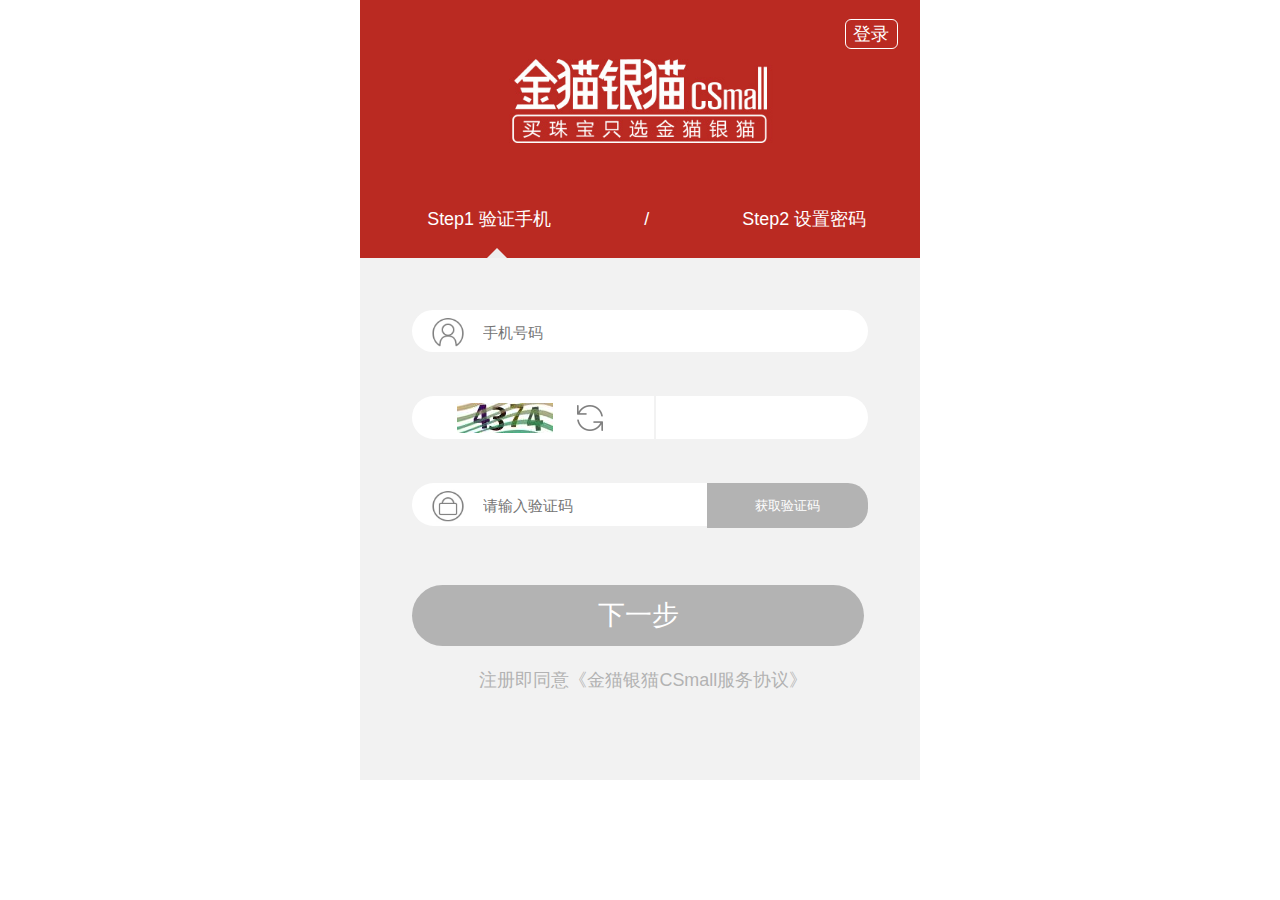
<file: enter.html>
<!DOCTYPE html>
<html lang="en">
<head>
    <meta charset="UTF-8">
    <meta name="viewport" content="width=device-width, initial-scale=1.0, maximum-scale=1.0, minimum-scale=1.0, user-scalable=no">
    <title>会员注册---金猫银猫商城</title>
    <link rel="shortcut icon" href="favicon .ico" type="image/x-icon">
    <link rel="stylesheet" href="style/base.css">
    <link rel="stylesheet" href="style/swiper-4.1.6.min.css">
    <link rel="stylesheet" href="style/enter.css">
    <script src="js/adaptive.js"></script>
</head>
<body>
    <!--头部开始-->
    <div class="ent-header">
        <div class="icon iconfont"><a href="index.html">&#xe610;</a></div>
        <div class="text"><a href="register.html">登录</a></div>
        <div class="reg-down">
            <img src="images/logo.jpg" alt="">
            <a href="#"><span class="down-text1">Step1 验证手机</span></a>
            <a href="#"><span class="down-text2">/</span></a>
            <a href="#"><span class="down-text3">Step2 设置密码</span></a>
        </div>
        <span class="triangle"></span>
    </div>
    <!--头部结束-->
    <!--内容开始-->
    <div class="ent-content">
        <form action="" class="clearfix">
            <i><img src="images/手机号码.png" alt=""></i>
            <input type="text" placeholder="手机号码">
        </form>
        <form action="" class="sea clearfix">
            <img src="images/验证码.php" alt="" class="sea-1">
            <img src="images/刷新.png" alt="" class="sea-2">
            <i></i>
        </form>
        <form action="" class="sec clearfix">
            <i><img src="images/登录密码.jpg" alt=""></i>
            <input type="password" placeholder="请输入验证码">
            <button type="button" class="time">获取验证码</button>
        </form>
        <div class="button">
            <button type="button" class="but">下一步</button>
        </div>
        <div class="item">
            <span>注册即同意《金猫银猫CSmall服务协议》</span>
        </div>
    </div>
    <!--内容结束-->
</body>
</html>
</file>
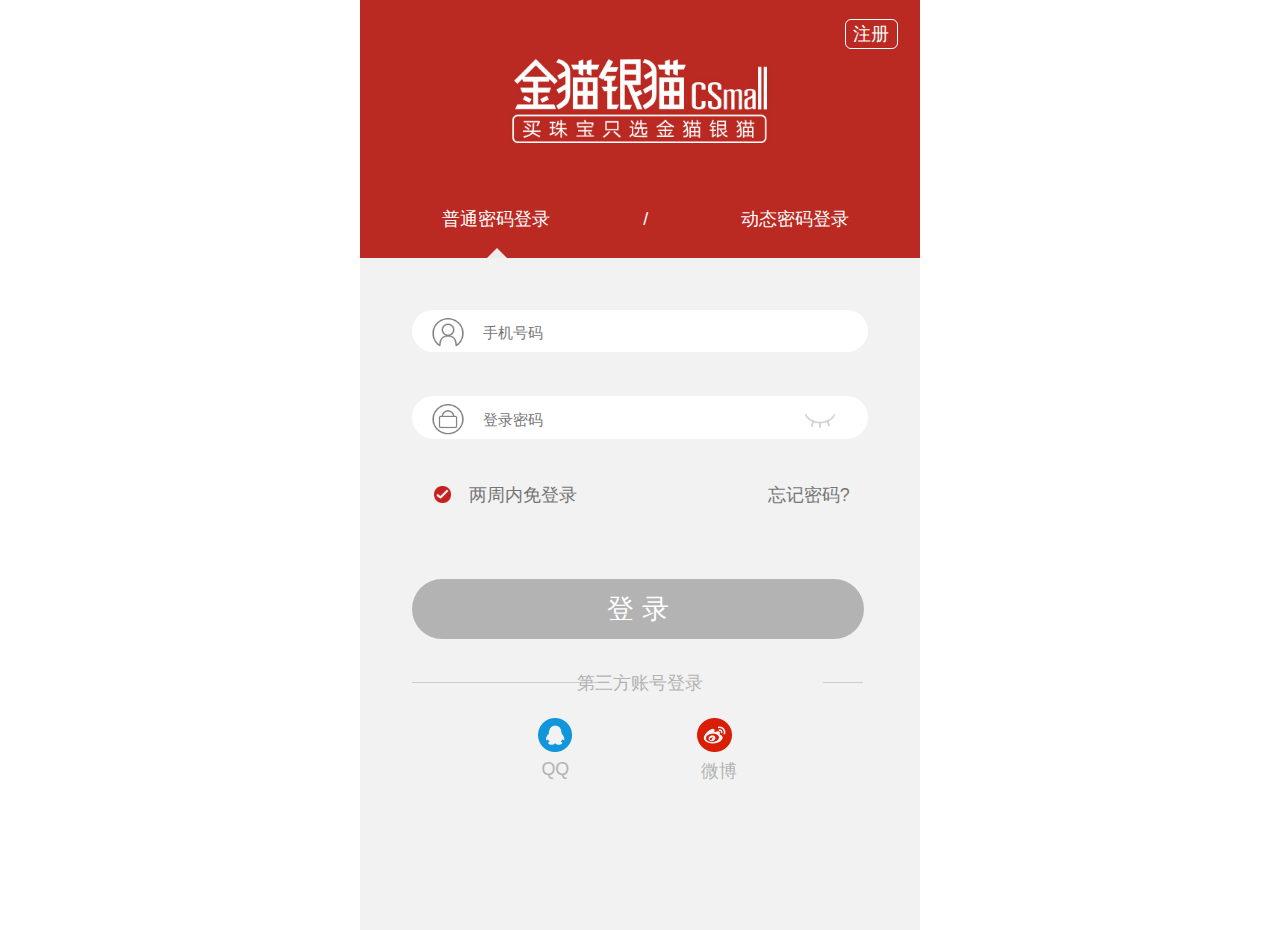
<file: register.html>
<!DOCTYPE html>
<html lang="en">
<head>
    <meta charset="UTF-8">
    <meta name="viewport" content="width=device-width, initial-scale=1.0, maximum-scale=1.0, minimum-scale=1.0, user-scalable=no">
    <title>会员登录---金猫银猫商城</title>
    <link rel="shortcut icon" href="favicon .ico" type="image/x-icon">
    <link rel="stylesheet" href="style/base.css">
    <link rel="stylesheet" href="style/swiper-4.1.6.min.css">
    <link rel="stylesheet" href="style/register.css">
    <script src="js/adaptive.js"></script>
</head>
<body>
    <!--头部开始-->
    <div class="reg-header clearfix">
        <div class="icon iconfont"><a href="index.html">&#xe610;</a></div>
        <div class="text"><a href="enter.html">注册</a></div>
        <div class="reg-down">
            <img src="images/logo.jpg" alt="">
            <a href="#"><span class="down-text1">普通密码登录</span></a>
            <a href="#"><span class="down-text2">/</span></a>
            <a href="#"><span class="down-text3">动态密码登录</span></a>
        </div>
        <span class="triangle"></span>
    </div>
    <!--头部结束-->
    <!--内容开始-->
    <div class="reg-content">
        <form action="" class="clearfix">
            <i><img src="images/手机号码.png" alt=""></i>
            <input type="text" placeholder="手机号码">
        </form>
        <form action="" class="sec clearfix">
            <i><img src="images/登录密码.jpg" alt=""></i>
            <input type="password" placeholder="登录密码">
            <a href="#" class="see" ><img src="images/眼睛.png" alt=""></a>
        </form>
        <div class="set clearfix">
            <img src="images/确定.png" alt="">
            <span>两周内免登录</span>
            <a href="#">忘记密码?</a>
        </div>
        <div class="button">
            <button type="button" class="but">登  录</button>
        </div>
        <div class="item">
            <i></i>
            <span>第三方账号登录</span>
        </div>
        <div class="tb clearfix">
            <ul>
                <li>
                    <a href="#"><img src="images/qq.png" alt=""></a>
                    <p>QQ</p>
                </li>
                <li>
                    <a href="#"><img src="images/微博.png" alt=""></a>
                    <p>微博</p>
                </li>
            </ul>
        </div>
    </div>
    <!--内容结束-->
</body>
</html>
</file>
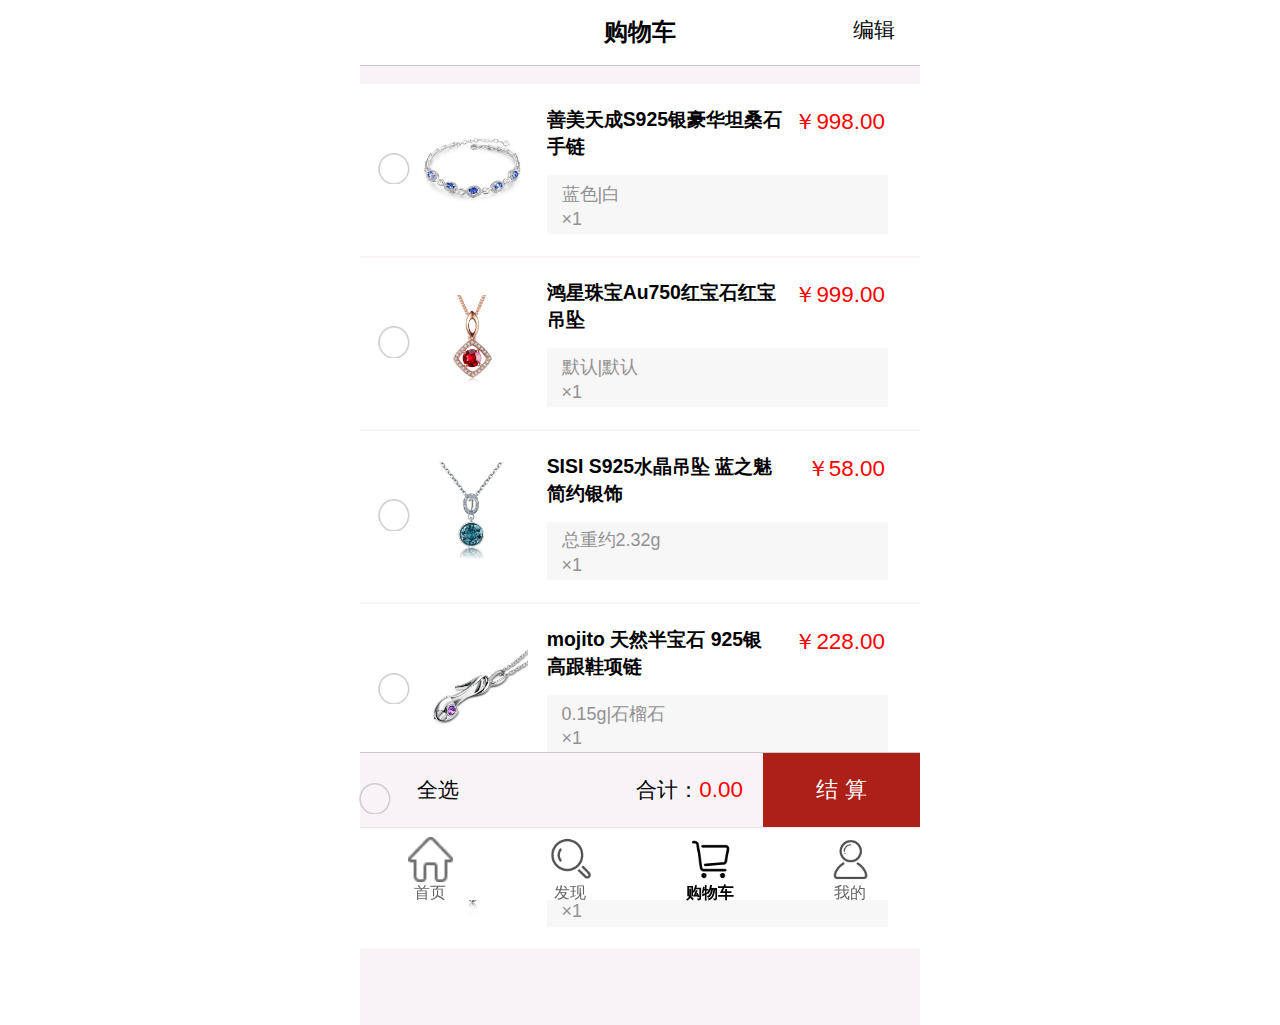
<file: shopping.html>
<!DOCTYPE html>
<html lang="en">
<head>
    <meta charset="UTF-8">
    <meta name="viewport" content="width=device-width, initial-scale=1.0, maximum-scale=1.0, minimum-scale=1.0, user-scalable=no">
    <title>金猫银猫商城---购物车</title>
    <link rel="shortcut icon" href="favicon .ico" type="image/x-icon">
    <link rel="stylesheet" href="style/base.css">
    <link rel="stylesheet" href="style/shopping.css">
    <script src="js/adaptive.js"></script>
</head>
<body>
    <!--头部开始-->
    <header class="shopping_header">
        <div class="m_left iconfont">
            <a href="javascript:window.history.go(-1);">&#xe610;</a>
        </div>
        <h2>购物车</h2>
        <div class="m_right">编辑</div>
    </header>
    <!--头部结束-->
    <!--内容开始-->
    <section class="shopping m_layout">
        <ul>
            <li>
                <div class="shop-info">
                    <input type="checkbox" class="check">
                    <div class="shop-info-img">
                        <a href="#">
                            <img src="images/img-1.jpg" alt="">
                        </a>
                    </div>
                </div>
                <div class="shop-text">
                    <div class="text-top clearfix">
                        <h4>善美天成S925银豪华坦桑石<br/>
                            手链</h4>
                        <span>￥998.00</span>
                    </div>
                    <div class="info-bot">
                        <p class="bot-1">蓝色|白</p>
                        <p class="bot-2">×1</p>
                        <div class="bot-3 iconfont"><a href="#">&#xe605;</a></div>
                    </div>
                </div>
            </li>
            <li>
                <div class="shop-info">
                    <input type="checkbox" class="check">
                    <div class="shop-info-img">
                        <a href="#">
                            <img src="images/img-2.jpg" alt="">
                        </a>
                    </div>
                </div>
                <div class="shop-text">
                    <div class="text-top clearfix">
                        <h4>鸿星珠宝Au750红宝石红宝<br/>
                            吊坠</h4>
                        <span>￥999.00</span>
                    </div>
                    <div class="info-bot">
                        <p class="bot-1">默认|默认</p>
                        <p class="bot-2">×1</p>
                        <div class="bot-3 iconfont"><a href="#">&#xe605;</a></div>
                    </div>
                </div>
            </li>
            <li>
                <div class="shop-info">
                    <input type="checkbox" class="check">
                    <div class="shop-info-img">
                        <a href="#">
                            <img src="images/img-3.jpg" alt="">
                        </a>
                    </div>
                </div>
                <div class="shop-text">
                    <div class="text-top clearfix">
                        <h4>SISI S925水晶吊坠 蓝之魅<br/>
                            简约银饰</h4>
                        <span>￥58.00</span>
                    </div>
                    <div class="info-bot">
                        <p class="bot-1">总重约2.32g</p>
                        <p class="bot-2">×1</p>
                        <div class="bot-3 iconfont"><a href="#">&#xe605;</a></div>
                    </div>
                </div>
            </li>
            <li>
                <div class="shop-info">
                    <input type="checkbox" class="check">
                    <div class="shop-info-img">
                        <a href="#">
                            <img src="images/img-4.jpg" alt="">
                        </a>
                    </div>
                </div>
                <div class="shop-text">
                    <div class="text-top clearfix">
                        <h4>mojito 天然半宝石 925银<br/>
                            高跟鞋项链</h4>
                        <span>￥228.00</span>
                    </div>
                    <div class="info-bot">
                        <p class="bot-1">0.15g|石榴石</p>
                        <p class="bot-2">×1</p>
                        <div class="bot-3 iconfont"><a href="#">&#xe605;</a></div>
                    </div>
                </div>
            </li>
            <li>
                <div class="shop-info">
                    <input type="checkbox" class="check">
                    <div class="shop-info-img">
                        <a href="#">
                            <img src="images/img-5.jpg" alt="">
                        </a>
                    </div>
                </div>
                <div class="shop-text">
                    <div class="text-top clearfix">
                        <h4>SISI 银925立方氧化锆挂坠<br/>
                            挂坠</h4>
                        <span>￥69.00</span>
                    </div>
                    <div class="info-bot">
                        <p class="bot-1">8*20mm|总重约0.85g</p>
                        <p class="bot-2">×1</p>
                        <div class="bot-3 iconfont"><a href="#">&#xe605;</a></div>
                    </div>
                </div>
            </li>
        </ul>
        <!--支付开始-->
        <div class="foot-edit">
            <div class="all-checkbox">
                <input type="checkbox" class="check">
                全选
            </div>
            <div class="foot-edit-r">
                <span>合计：<i class="total">0.00</i></span>
                <button class="settlement">结 算</button>
            </div>
        </div>
        <!--支付结束-->
    </section>
    <!--内容结束-->
    <!--底部开始-->
    <footer>
        <ul>
            <li class="tab_on">
                <a href="index.html">
                    <img src="images/首页2.png" alt="">
                    <p class="t2">首页</p>
                </a>
            </li>
            <li>
                <a href="">
                    <img src="images/搜索4.png" alt="">
                    <p class="t2">发现</p>
                </a>
            </li>
            <li>
                <a href="">
                    <img src="images/购物车2.png" alt="">
                    <p class="t1">购物车</p>
                </a>
            </li>
            <li>
                <a href="register.html">
                    <img src="images/我的1.png" alt="">
                    <p class="t2">我的</p>
                </a>
            </li>
        </ul>
    </footer>
    <!--底部结束-->
</body>
</html>
</file>
<file: style/base.css>
*,::before,::after{
    margin: 0;
    padding: 0;
    -webkit-box-sizing:border-box;
    -webkit-top-highlight:transparnt;/*清除点击默认的高粱效果*/
}
a, article, aside, audio, b, blockquote, body, caption, dd, details, div, dl, dt, em, embed, fieldset, figcaption, figure, footer, form, h1, h2, h3, h4, h5, h6, header, hgroup, html, i, iframe, img, label, legend, li, menu, nav, object, p, s, section, small, span, strong, sub, summary, sup, table, tbody, td, tfoot, th, thead, time, tr, tt, u, ul, var, video
{
    margin: 0;
    padding: 0;
    border: 0;
}

ol,ul,li {
    list-style: none;
}
table {
    border-collapse: collapse; /*表格的边线重叠*/
    border-spacing: 0;
}
input,textarea {
    border: 0 none;
    resize: none;/*调整尺寸*/ /*outline:none; 清除表单默认的蓝色边框效果*/
    -webkit-appearance: none;/*针对表单的默认样式进行清除 比如立体效果*/
}
:focus {
    outline: none;
}
img {
    display: block;
    -webkit-touch-callout: none; /*当你触摸并按住触摸目标时候，禁止或显示系统默认菜单*/
}
a,a:link,a:visited {
    text-decoration: none;
    color: #343434;
    -webkit-touch-callout: none;
}
/*a:hover {*/
    /*color: #ff6699;*/
/*}*/
.clearfix:after {
    content:"";
    display: block;
    height: 0;
    clear: both;
    visibility: hidden;
}
.f1 {
    float: left;
}
.fr {
    float: right;
}
html {
    -webkit-text-size-adjust: none; /*不调整（拉伸）字体大小*/
    font-size: 100px; /*表示100px=1rem;    625%   62.5%*/
}
body {
    font-family: "microsoft yahei", "\534E\6587\7EC6\9ED1", Verdana, Arial, Helvetica, sans-serif;  font-size:24px;  background:rgba(255,255,255,0);  -webkit-user-select: none; /*禁止选中内容*/
                   /*微软雅黑        华文细黑                       最后一个字体：ios系统默认  */
}
.m_layout {
    max-width: 7.5rem;
    min-width: 3.2rem;
    width: 100%;
    background:rgba(255,255,255,1);
    margin: 0 auto;
}

/*文字图标的引入方法*/
@font-face {
    font-family: 'iconfont';  /* project id 593276 */
    src: url('http://at.alicdn.com/t/font_593276_m64faokncbd42t9.eot');
    src: url('http://at.alicdn.com/t/font_593276_m64faokncbd42t9.eot?#iefix') format('embedded-opentype'),
    url('http://at.alicdn.com/t/font_593276_m64faokncbd42t9.woff') format('woff'),
    url('http://at.alicdn.com/t/font_593276_m64faokncbd42t9.ttf') format('truetype'),
    url('http://at.alicdn.com/t/font_593276_m64faokncbd42t9.svg#iconfont') format('svg');
}
.iconfont {
    font-family:"iconfont" !important;
    font-size:20px;font-style:normal;
    -webkit-font-smoothing: antialiased;
    -webkit-text-stroke-width: 0.2px;
    -moz-osx-font-smoothing: grayscale;

}

/*头部*/
#header {
    max-width: 7.5rem;
    min-width: 3.2rem;
    width: 100%;
    height:0.88rem;
    background: black;
    position: fixed;
    margin: 0 auto;
    top: 0;
    left: 0;
    right: 0;
    z-index: 20;
}
#header .m_left {
    width: 0.80rem;
    height: 0.60rem;
    font-size: 0.50rem;
    color: #fff;
    position: absolute;
    top: 0.05rem;
    left: 0.20rem;
}
#header .m_left p {
    font-size: 0.20rem;
    margin-top: -0.02rem;
}
#header .m_right {
    width: 0.60rem;
    height: 0.60rem;
    font-size: 0.60rem;
    color: #fff;
    position: absolute;
    right: 0.20rem;
    top: 0.02rem;
}
#header .m_right p {
    font-size: 0.20rem;
    margin-left: 0.08rem;
    margin-top: -0.12rem;
}
#header .m_search {
    width: 100%;
    height: 0.60rem;
    /*background: blueviolet;*/
    margin-top: 0.15rem;
}
#header .m_search form {
    width: 100%;
    height: 100%;
    padding: 0 1rem 0 1rem;
    /*background: green;*/
    position: relative;
}
#header .m_search form input[type=text] {
    width: 100%;
    height: 100%;
    background: #e7e7e7;
    border-radius: 0.1rem;
    font-size: 0.2rem;
    font-family: Arial;
    padding-left: 0.7rem;
}
#header .m_search form input[type=button] {
    width: 0.35rem;
    height: 0.35rem;
    font-size: 0.35rem;
    color: black;
    background: transparent;
    position: absolute;
    top: 0.12rem;
    left: 1.1rem;
}

/*分类顶部*/
.m_sub_header {
    max-width: 7.5rem;
    min-width: 3.2rem;
    width: 100%;
    height:0.88rem;
    background: #333;
    position: fixed;
    margin: 0 auto;
    top: 0;
    left: 0;
    right: 0;
    z-index: 20;
}
.m_sub_header .m_header_left a {
    width: 0.80rem;
    height: 0.60rem;
    font-size: 0.50rem;
    color: white;
    position: absolute;
    top: 0.16rem;
    left: 0.20rem;
}
.m_sub_header .m_header_right {
    text-align: center;
    line-height: 0.88rem;
}
.m_sub_header .m_header_right span {
    color: white;
    font-size: 0.34rem;
}
/*底部*/
footer{
    width: 100%;
    max-width: 7.5rem;
    min-width: 3.2rem;
    height: 0.98rem;
    background: white;
    border-top: 1px solid #e7e7e7;
    margin: 0 auto;
    position: fixed;
    bottom: 0;
    left: 0;
    right:0;
    z-index: 100;
}
footer ul {
    width: 100%;
    height: 100%;
    /*display: flex;*/
}
footer ul li {
    /*flex: 1;*/
    width: 25%;
    float: left;
    padding-top: 0.12rem;
    text-align: center;
}
footer ul li a img {
    width: 0.60rem;
    height: 0.60rem;
    margin-left: 0.64rem;
}
footer ul li a .t1{
    color: #000000;
    font-size: 0.22rem;
    font-weight: 700;
}
footer ul li a .t2 {
    color: #646464;
    font-size: 0.22rem;
}
</file>
<file: style/classify.css>
/*html,body {*/
    /*width: 100%;*/
    /*height:100%;*/
/*}*/
body {
    width: 100%;
    height: 100%;
    position: absolute;
}
.list {
    width: 100%;
    height: 100%;
    background: #eeeeee;
    position: relative;
    overflow: hidden;
}
.list .list-left {
    width: 1.88rem;
    background: white;
    overflow-y: scroll;
    float: left;
    position: absolute;
    left: 0;
    top: 0.88rem;
    bottom: 1rem;
}
.list .list-left ul {
    width: 100%;
    height: 100%;
}
.list .list-left ul li {
    width: 100%;
    height: 1.23rem;
    line-height: 1.23rem;
    text-align: center;
    border-bottom: 0.02rem solid #ebebeb;
}
.list .list-left ul li a {
    width:100%;
    height:100%;
    color: #222222;
    font-size: 0.30rem;
    display:block;
}
.list .list-left ul .current {
    color:#ba2922;
    background: #ebebeb;
    border-left:0.06rem solid #ba2922;
}
.list .list-right {
    width: 5.3rem;
    overflow: scroll;
    float: right;
    position: absolute;
    right: 0;
    top: 0.88rem;
    bottom: 1rem;
}
.list .list-right .con .tit {
    font-size: 0.24rem;
    color: #919191;
    padding-left: 0.15rem;
    margin-top: 0.20rem;
    border-left: 0.03rem solid #919191;
}
.list .list-right .con ul {
    margin-top: 0.15rem;
}
.list .list-right .con ul li {
    width: 1.61rem;
    height: 2rem;
    background: white;
    float: left;
    text-align: center;
}
.list .list-right .con ul .list-1 {
    margin-left: 0.12rem;
    margin-right: 0.12rem;
}
.list .list-right .con ul li img {
    width: 1.61rem;
    height: 1.61rem;
}
.list .list-right .con ul li p {
    color: #919191;
    font-size: 0.24rem;
    margin-top: 0.1rem;
}
</file>
<file: style/detail.css>
/*头部*/
.d_header {
    max-width: 7.5rem;
    min-width: 3.2rem;
    width: 100%;
    height:0.88rem;
    background: #ffffff;
    position: fixed;
    margin: 0 auto;
    top: 0;
    left: 0;
    right: 0;
    z-index: 20;
    border-bottom: 0.01rem solid #cfcfcf;
}
.d_header .d_left a {
    width: 0.50rem;
    height: 0.50rem;
    font-size: 0.45rem;
    color: #a1a1a1;
    position: absolute;
    top: 0.23rem;
    left: 0.20rem;
}
.d_header .d_middle {
    text-align: center;
    line-height: 0.88rem;
}
.d_header .d_middle span {
    font-size: 0.34rem;
    color: #333333;
}
.d_header .d_right_1 a {
    width: 0.32rem;
    height: 0.32rem;
    font-size: 0.32rem;
    color: #c3c3c3;
    position: absolute;
    top: 0.30rem;
    right: 1.2rem;
}
.d_header .d_right_2 a {
    width: 0.32rem;
    height: 0.32rem;
    font-size: 0.32rem;
    color: #c3c3c3;
    position: absolute;
    top: 0.28rem;
    right: 0.40rem;
}
/*内容*/
.d_content {
    /*height: 90rem;*/
    position: relative;
    z-index: 10;
    margin-top: 0.88rem;
}
.d_content .banner {
    width: 100%;
}
.d_content .banner .swiper-container {
    width: 100%;
}
.d_content .banner .swiper-container .swiper-slide {
    width: 100%;
}
.d_content .banner .swiper-container .swiper-slide img{
    width: 100%;
}
.d_content .banner .swiper-pagination-bullet {
    width: 8px;
    height: 8px;
    display: inline-block;
    border-radius: 100%;
    background: #fff;
    opacity: .6;
}
.d_content .banner .swiper-pagination-bullet-active {
    opacity: 1;
    background: red;
}
/*价格*/
.d_content .text {
    padding-left: 0.20rem;
    padding-right: 0.20rem;
    padding-bottom: 0.26rem;
    border-bottom: 1px solid #efefef;
}
.d_content .text .text-top .text-1 {
    font-size: 0.40rem;
    color: #DD2727;
    float: left;
    /*margin-left: 0.20rem;*/
    margin-top: 0.20rem;
}
.d_content .text .text-top {
    width: 100%;
    height: 0.80rem;
}
.d_content .text .text-top .text-2 {
    font-size: 0.24rem;
    color: #8b8a8b;
    float: right;
    /*margin-right: 0.20rem;*/
    margin-top: 0.30rem;
}
.d_content .text .text-down {
    font-size: 0.30rem;
    color: #333333;
    margin-left: 0.10rem;
    margin-top: 0.10rem;
}
/*正品*/
.d_content .quality-goods {
    padding-bottom: 0.13rem;
    border-bottom: 5px solid #efefef;
}
.d_content .quality-goods ul {
    padding-left: 0.20rem;
    padding-right: 0.20rem;

}
.d_content .quality-goods ul li {
    float: left;
    margin-right: 0.24rem;
}
.d_content .quality-goods ul li img {
    width: 0.24rem;
    height: 0.24rem;
    float: left;
    margin-top: 0.15rem;
}
.d_content .quality-goods ul li span {
    color: #535353;
    font-size: 0.22rem;
    float: left;
    margin-top: 0.12rem;
    margin-left: 0.05rem;
}
/*尺寸*/
.d_content .size {
    padding-bottom: 0.20rem;
    border-bottom: 5px solid #efefef;
}
.d_content .size .size-left {
    margin-top: 0.20rem;
    padding-left: 0.20rem;
    float: left;
}
.d_content .size .size-left p {
    font-size: 0.28rem;
}
.d_content .size .size-left p span {
    font-size: 0.28rem;
    color: #787678;
}
.d_content .size .size-right {
    width: 0.50rem;
    height: 0.50rem;
    font-size: 0.50rem;
    float: right;
    margin-top: 0.30rem;
    color: #b1afb1;
}
/*详情*/
.d_content .tabs {
    padding:0.20rem;
    border-bottom: 2px solid #efefef;
}
.d_content .tabs .em {
    font-size: 0.30rem;
    color: #b60000;
    margin-left: 0.55rem;
    margin-right: 0.30rem;
    border-bottom: 1px solid #b60000;
}
.d_content .tabs span {
    font-size: 0.30rem;
    color: #000000;
    margin-left: 0.80rem;
}
/*图片*/
.d_content .img {
    padding: 0.20rem;
}
.d_content .img img {
    width: 7.23rem;
}
/*品牌*/
.d_content .brand {
    padding: 0.20rem;
    border-top: 5px solid #efefef;
    border-bottom: 5px solid #efefef;
}
.d_content .brand .brand-left {
    float: left;
}
.d_content .brand .brand-left img {
    width: 1.12rem;
    height: 1.12rem;
    float: left;
}
.d_content .brand .brand-left span {
    font-size: 0.30rem;
    margin-top: 0.35rem;
    margin-left: 0.50rem;
    float: left;
}
.d_content .brand .brand-right {
    width: 0.50rem;
    height: 0.50rem;
    font-size: 0.50rem;
    float: right;
    margin-top: 0.30rem;
    color: #b1afb1;
}
/*看了又看*/
.d_content .see {
    padding: 0.20rem;
    border-bottom: 5px solid #efefef;
    margin-bottom: 1rem;
}
.d_content .see .see-text {
    font-size: 0.30rem;
}
.d_content .see .see-img {
    margin-left: -0.01rem;
    float: left;
}
.d_content .see .see-img img {
    width: 2.37rem;
    height: 2.37rem;
    margin-top: 0.30rem;
}
.d_content .see .see-img p {
    font-size: 0.26rem;
    color: #1e1c1e;
    margin-left: 0.50rem;
}
/*底部*/
.bottom{
    width: 100%;
    max-width: 7.5rem;
    min-width: 3.2rem;
    height: 0.98rem;
    background: white;
    border-top: 1px solid #e7e7e7;
    margin: 0 auto;
    position: fixed;
    bottom: 0;
    left: 0;
    right:0;
    z-index: 100;
}
.bottom .btm-1 {
     position: absolute;
     top: 0.05rem;
     left: 0.50rem;
 }
.bottom .btm-1 a img {
    width: 0.60rem;
    height: 0.60rem;
}
.bottom .btm-1 a p {
    color: #797779;
    font-size: 0.22rem;
}
.bottom .btm-2 {
    position: absolute;
    top: 0.05rem;
    left: 2rem;
}
.bottom .btm-2 a img {
    width: 0.60rem;
    height: 0.60rem;
}
.bottom .btm-2 a p {
    color: #797779;
    font-size: 0.22rem;
    margin-left: 0.05rem;
}
.bottom .join {
    width: 2.07rem;
    height: 0.98rem;
    border: 1px solid #c51f22;
    color: #c51f22;
    font-size: 0.28rem;
    text-align: center;
    line-height: 0.98rem;
    position: absolute;
    right: 2rem;
    top: 0;
}
.bottom .buy {
    width: 2.07rem;
    height: 0.98rem;
    background: red;
    color: #ffffff;
    font-size: 0.28rem;
    text-align: center;
    line-height: 0.98rem;
    position: absolute;
    right: 0;
    top: 0;
}
</file>
<file: style/enter.css>
/*头部*/
.ent-header {
    max-width: 7.5rem;
    min-width: 3.2rem;
    width: 100%;
    height: 3.45rem;
    background: #ba2a22;
    margin: 0 auto;
    position: relative;
}

.ent-header .icon a {
    font-size: 0.40rem;
    color: white;
    float: left;
    margin-top: 0.26rem;
    margin-left: 0.20rem;

}
.ent-header .text {
    float: right;
    margin-top: 0.26rem;
    margin-right: 0.30rem;
}
.ent-header .text a{
    width: 0.70rem;
    height: 0.40rem;
    display: inline-block;
    font-size: 0.24rem;
    text-align: center;
    line-height: 0.40rem;
    color: #fff;
    border: 0.02rem solid #fff;
    border-radius: 0.08rem;
}
.ent-header .reg-down {
    padding-top: 0.41rem;
}
.ent-header .reg-down img {
    width: 7.5rem;
    height: 1.28rem;
}
.ent-header .reg-down a {
    display: inline-block;
    padding-top: 0.77rem;
}
.ent-header .reg-down a .down-text1{
    font-size: 0.24rem;
    color: #ffffff;
    margin-left: 0.90rem;
}
.ent-header .reg-down a .down-text2 {
    font-size: 0.24rem;
    color: #fff;
    margin-left: 1.17rem;
    margin-right: 1.17rem;
}
.ent-header .reg-down a .down-text3 {
    font-size: 0.24rem;
    color: #fff;
}
.ent-header .triangle {
    width: 0;
    height: 0;
    display: inline-block;
    border: 10px solid transparent;
    border-bottom: 10px solid #ededed;
    position: absolute;
    bottom: 0rem;
    left: 1.7rem;
}
/*内容*/
.ent-content {
    max-width: 7.5rem;
    min-width: 3.2rem;
    width: 100%;
    margin: 0 auto;
    height: 7rem;
    padding: 0.70rem;
    background: #f2f2f2;
    position: relative;
}
.ent-content form{
    width: 100%;
    height: 0.57rem;
    background: #fff;
    border-radius: 0.5rem;
    margin-bottom: 0.59rem;
}
.ent-content form i img {
    width: 0.45rem;
    height: 0.44rem;
    display: block;
    float: left;
    margin: 0.08rem 0 0 0.25rem;
}
.ent-content form input[type=text] {
    font-size: 0.2rem;
    font-family: Arial;
    float: left;
    padding-top: 0.19rem;
    padding-left: 0.25rem;
}
.ent-content .sec {
    width: 100%;
    height: 0.57rem;
    background: #fff;
    border-radius: 0.5rem;
    margin-bottom: 0.59rem;
    position: relative;
}
.ent-content .sec i img {
    width: 0.45rem;
    height: 0.44rem;
    display: block;
    float: left;
    margin: 0.08rem 0 0 0.25rem;
}
.ent-content .sec input[type=password] {
    font-size: 0.2rem;
    font-family: Arial;
    float: left;
    padding-top: 0.19rem;
    padding-left: 0.25rem;
}
.ent-content .sec button {
    display: block;
    border: none;
}
.ent-content .sec .time {
    width: 2.15rem;
    line-height: 45px;
    text-align: center;
    border-top-right-radius: 20px;
    border-bottom-right-radius: 20px;
    position: absolute;
    right: 0;
    background: #b3b3b3;
    z-index: 1;
    color: #ffffff;
}
.ent-content .sea {
    width: 100%;
    height: 0.57rem;
    background: #fff;
    border-radius: 0.5rem;
    margin-bottom: 0.59rem;
}
.ent-content .sea .sea-1 {
    float: left;
    margin-left: 0.60rem;
    margin-top: 0.09rem;
}
.ent-content .sea .sea-2 {
    float: left;
    margin-left: 0.30rem;
    margin-top: 0.10rem;
}
.ent-content .sea i {
    display: inline-block;
    width: 0.03rem;
    height: 0.57rem;
    background: #f2f2f2;
    margin-left: 0.65rem;
}
.ent-content .button {
    margin-top: 0.80rem;
}
.ent-content .button .but {
    width: 6.05rem;
    height: 0.81rem;
    margin: 0 auto;
    background: #b3b3b3;
    font-size: 0.36rem;
    text-align: center;
    line-height: 0.81rem;
    color: #fff;
    border: none;
    border-radius: 0.5rem;
}
.ent-content .item span {
    font-size: 0.24rem;
    color: #b3b3b3;
    display: inline-block;
    margin-top: 0.30rem;
    margin-left: 0.90rem;
}
</file>
<file: style/register.css>
/*头部*/
.reg-header {
    max-width: 7.5rem;
    min-width: 3.2rem;
    width: 100%;
    height: 3.45rem;
    background: #ba2a22;
    margin: 0 auto;
    position: relative;
}

.reg-header .icon a {
    font-size: 0.40rem;
    color: white;
    float: left;
    margin-top: 0.26rem;
    margin-left: 0.20rem;

}
.reg-header .text {
    float: right;
    margin-top: 0.26rem;
    margin-right: 0.30rem;
}
.reg-header .text a{
    width: 0.70rem;
    height: 0.40rem;
    display: inline-block;
    font-size: 0.24rem;
    text-align: center;
    line-height: 0.40rem;
    color: #fff;
    border: 0.02rem solid #fff;
    border-radius: 0.08rem;
}
.reg-header .reg-down {
    padding-top: 0.41rem;
}
.reg-header .reg-down img {
    width: 7.5rem;
    height: 1.28rem;
}
.reg-header .reg-down a {
    display: inline-block;
    padding-top: 0.77rem;
}
.reg-header .reg-down a .down-text1{
    font-size: 0.24rem;
    color: #ffffff;
    margin-left: 1.1rem;
}
.reg-header .reg-down a .down-text2 {
    font-size: 0.24rem;
    color: #fff;
    margin-left: 1.17rem;
    margin-right: 1.17rem;
}
.reg-header .reg-down a .down-text3 {
    font-size: 0.24rem;
    color: #fff;
}
.reg-header .triangle {
    width: 0;
    height: 0;
    display: inline-block;
    border: 10px solid transparent;
    border-bottom: 10px solid #ededed;
    position: absolute;
    bottom: 0rem;
    left: 1.7rem;
}
/*内容*/
.reg-content {
    max-width: 7.5rem;
    min-width: 3.2rem;
    width: 100%;
    margin: 0 auto;
    height: 9rem;
    padding: 0.70rem;
    background: #f2f2f2;
    position: relative;
}
.reg-content form{
     width: 100%;
     height: 0.57rem;
     background: #fff;
     border-radius: 0.5rem;
     margin-bottom: 0.59rem;
 }
.reg-content form i img {
    width: 0.45rem;
    height: 0.44rem;
    display: block;
    float: left;
    margin: 0.08rem 0 0 0.25rem;
}
.reg-content form input[type=text] {
    font-size: 0.2rem;
    font-family: Arial;
    float: left;
    padding-top: 0.19rem;
    padding-left: 0.25rem;
}
.reg-content .sec {
    width: 100%;
    height: 0.57rem;
    background: #fff;
    border-radius: 0.5rem;
    margin-bottom: 0.59rem;
}
.reg-content .sec i img {
    width: 0.45rem;
    height: 0.44rem;
    display: block;
    float: left;
    margin: 0.08rem 0 0 0.25rem;
}
.reg-content .sec input[type=password] {
    font-size: 0.2rem;
    font-family: Arial;
    float: left;
    padding-top: 0.19rem;
    padding-left: 0.25rem;
}
.reg-content .sec .see img {
    width: 0.40rem;
    height: 0.40rem;
    display: inline-block;
    float: right;
    margin-right: 0.44rem;
    margin-top: 0.05rem;
}

.reg-content .set img{
    width: 0.31rem;
    height: 0.31rem;
    display: inline-block;
    margin-left: 0.25rem;
    float: left;
}
.reg-content .set span {
    font-size: 0.24rem;
    color: #757575;
    margin-left: 0.20rem;
    float: left;
}
.reg-content .set a {
    float: right;
    font-size: 0.24rem;
    color: #757575;
    margin-right: 0.24rem;
}
.reg-content .button {
    margin-top: 0.96rem;
}
.reg-content .button .but {
    width: 6.05rem;
    height: 0.81rem;
    margin: 0 auto;
    background: #b3b3b3;
    font-size: 0.36rem;
    text-align: center;
    line-height: 0.81rem;
    color: #fff;
    border: none;
    border-radius: 0.5rem;
}
.reg-content .item {
    margin-top: 0.33rem;
}
.reg-content .item i {
    display: inline-block;
    background: url(../images/线_03.png) no-repeat;
    width: 6.04rem;
    height: 0.01rem;
    background-size: cover;
}
.reg-content .item span {
    font-size: 0.24rem;
    color: #b3b3b3;
    display: inline-block;
    margin-top: 0.24rem;
    position: absolute;
    top: 5.3rem;
    left: 2.9rem;
}
.reg-content .tb ul {
    margin-top: 0.4rem;
}
.reg-content .tb ul li {
    float: left;
    margin-left: 1.68rem;
}
.reg-content .tb ul li img {
     width: 0.46rem;
     height: 0.46rem;
}
.reg-content .tb ul li p {
    font-size: 0.24rem;
    color: #b3b3b3;
    margin-top: 0.09rem;
    margin-left: 0.05rem;
}
</file>
<file: style/shopping.css>
/*头部*/
.shopping_header {
    width: 100%;
    max-width: 7.5rem;
    min-width: 3.2rem;
    height: 0.88rem;
    background: #ffffff;
    margin: 0 auto;
    position: fixed;
    top: 0;
    left: 0;
    right: 0;
    z-index: 20;
    border-bottom: 0.02rem solid #c6c6c6;
}
.shopping_header .m_left {
    width: 0.48rem;
    height: 0.48rem;
    position: absolute;
    left: 0.3rem;
    top: 0.2rem;
    font-size: 0.48rem;
}
.shopping_header h2 {
    text-align: center;
    height: 100%;
    font-size: 0.32rem;
    line-height: 0.86rem;
    color: #010101;
}
.shopping_header .m_right {
    width: 0.68rem;
    height: 0.48rem;
    font-size: 0.28rem;
    color: #000000;
    position: absolute;
    right: 0.22rem;
    top: 0.22rem;
}
/*内容*/

input.check {
    width: 0.42rem;
    height: 0.42rem;
    display: block;
    background: url(../images/icon.png) no-repeat left center;
    background-size: 0.42rem 0.42rem;
    position: absolute;
    left: 0.25rem;
    top: 40%;
    /*margin-top: -0.21rem;*/
    transform: translate(-50%);
}
input.check:checked {
    background: url(../images/icon2.png) no-repeat left center;
    background-size: 0.42rem 0.42rem;
}
.shopping {
    background: #f7f3f7;
    overflow: hidden;
    padding-top: 0.88rem;
    padding-bottom: 1rem;
}
.shopping ul {
    width: 100%;
    height: auto;
    /*background: #fff;*/
    /*padding: 0 0.20rem 0 0.20rem;*/
    margin-top: 0.25rem;
    min-height: 2.3rem;

}
.shopping ul li {
    width: 100%;
    height: 2.3rem;
    /*background: red;*/
    position: relative;
    background: #fff;
    padding: 0 0.20rem 0 0.20rem;
    margin-bottom: 0.02rem;

}
.shopping ul li .shop-info {
    width: 100%;
    height: 100%;
    position: relative;
}
.shopping ul li .shop-info .shop-info-img img {
    width: 1.50rem;
    height: 1.47rem;
    overflow: hidden;
    position: absolute;
    left: 0.55rem;
    top: 50%;
    transform:translateY(-50%);
}
.shopping ul li .shop-text {
    width: 4.71rem;
    height: 1.71rem;
    overflow: hidden;
    position: absolute;
    left: 2.5rem;
    top: 50%;
    transform:translateY(-50%);
    /*background: #f4ad3c;*/
}
.shopping ul li .shop-text .text-top h4 {
    font-size: 0.26rem;
    float: left;
}
.shopping ul li .shop-text .text-top span {
    font-size: 0.30rem;
    color: #ff0000;
    float: right;
    margin-right: 0.18rem;
}
.shopping ul li .shop-text .info-bot {
    width: 4.57rem;
    height: 0.83rem;
    background: #f7f7f7;
    position: relative;
    margin-top: 0.20rem;
}
.shopping ul li .shop-text .info-bot .bot-1 {
    color: #929192;
    font-size: 0.24rem;
    position: absolute;
    top: 11%;
    left: 0.20rem;
}
.shopping ul li .shop-text .info-bot .bot-2 {
    color: #929192;
    font-size: 0.24rem;
    position: absolute;
    top: 54%;
    left: 0.20rem;
}
.shopping ul li .shop-text .info-bot .bot-3 {
    color: #b9b7b9;
    font-size: 0.34rem;
    position: absolute;
    top: 50%;
    right: 0.2rem;
    transform:translateY(-50%);
}
.foot-edit {
    width: 100%;
    max-width: 7.5rem;
    min-width: 3.2rem;
    height: 1rem;
    background: #f7f3f7;
    border-top: 0.02rem solid #cacaca;
    position: fixed;
    bottom: 0.98rem;
    left: 0;
    right: 0;
    margin: 0 auto;
}
.foot-edit .all-checkbox {
    width: 1.5rem;
    line-height: 1rem;
    padding-left: 0.76rem;
}
.foot-edit .all-checkbox .check {
    position: absolute;
    left: 0.2rem;
}
.foot-edit .foot-edit-r {
    width: 4.3rem;
    height: 100%;
    position: absolute;
    right: 0;
    top: 0;
}
.foot-edit .foot-edit-r .settlement {
    width: 2.1rem;
    height: 100%;
    background: #ad2018;
    border: 0 none;
    font-size: 0.3rem;
    line-height: 0.3rem;
    text-align: center;
    color: #fff;
    position: absolute;
    right: 0;
    top: 0;
}
.foot-edit .foot-edit-r span{
    display: inline-block;
    margin-top: 0.30rem;
    margin-left: 0.50rem;
    font-size: 0.28rem;
}
.foot-edit .foot-edit-r span .total {
    font-style:normal;
    font-size: 0.30rem;
    color: #ff0000;
}
</file>
<file: style/index.css>
/*头部*/

/*banner开始*/
.main_wrap {
    /*height: 10rem;*/
    position: relative;
    z-index: 10;
    margin-top: 0.88rem;
}
.main_wrap .banner {
    width: 100%;
}
.main_wrap .banner .swiper-container {
    width: 100%;
}
.main_wrap .banner .swiper-container .swiper-slide {
    width: 100%;
}
.main_wrap .banner .swiper-container .swiper-slide img{
    width: 100%;
}
.main_wrap .banner .swiper-pagination-bullet {
    width: 8px;
    height: 8px;
    display: inline-block;
    border-radius: 100%;
    background: #fff;
    opacity: .6;
}
.main_wrap .banner .swiper-pagination-bullet-active {
    opacity: 1;
    background: red;
}

/*导航*/
nav {
    width: 100%;
    height: 3.1rem;
    background: white;
}
nav ul {
    width: 100%;
    height: 100%;
}
nav ul li {
    width: 25%;
    height: 1.23rem;
    float: left;
    text-align: center;
    margin-top: 0.20rem;
}
nav ul li a {
    width: 100%;
    height: 100%;
    display: block;
}
nav ul li a img {
    width: 0.88rem;
    height: 0.88rem;
    margin: 0 auto;
}
nav ul li a p {
    font-size: 0.22rem;
    color: black;
    margin-top: 0.04rem;
}
/*头条开始*/
.floor_notice {
    width: 100%;
    height: 0.9rem;
    border-bottom: 1px solid #e7e7e7;
    border-top: 1px solid #e7e7e7;
    padding: 0 0.2rem;
}
.floor_notice .notice_bt {
    width: 30%;
    height: 100%;
    /*background: #e7e7e7;*/
    float: left;
}
.floor_notice .notice_bt h2 {
    float: left;
    line-height: 0.9rem;
    font-size: 0.28rem;
}
.floor_notice .notice_bt span {
    float: left;
    width: 0.68rem;
    height: 0.4rem;
    display: block;
    /*background: #007aff;*/
    margin-top: 0.26rem;
    margin-left: 0.2rem;
    border-radius: 0.04rem;
    font-size: 0.26rem;
    color: red;
    text-align:center;
    line-height:0.4rem;
}
.floor_notice .notice_con {
    width: 70%;
    height: 100%;
    /*background: #ff6699;*/
    float: left;
}
.floor_notice .notice_con .swiper-container {
    width: 100%;
    height: 100%;
}
.floor_notice .notice_con .swiper-container .swiper-slide {
    width: 100%;
    height: 100%;
    white-space: nowrap;
    overflow: hidden;
    text-overflow: ellipsis;
    line-height: 0.9rem;
    color: black;
}

/*广告图*/
.img {
    width: 100%;
    /*height: 1900px;*/
    background: #efefef;
    padding-left: 0.20rem;
    padding-right: 0.20rem;
}
.img .img_1 {
    margin-top: 0.10rem;
}
.img .img_1 a {
    float: left;
    margin-top: 0.17rem;
}
.img .img_1 a img {
    width: 2.28rem;
    height: 2.71rem;
}
.img .img_1 .img2 {
    margin-left: 0.13rem;
    margin-right: 0.13rem;
}
.img .crystal {

}
.img a {
    float: left;
}
.img a img {
    width: 1.77rem;
    height: 2.50rem;
}
/*分类*/
.img .classify {
    margin-top: 0.20rem;
}
.img .classify .classify_top {
    width: 100%;
    height: 0.60rem;
    text-align: center;
    margin-top: 0.10rem;
}
.classify .classify_top img{
    display: inline-block;
    margin: 0 0.80rem;
}
.classify .classify_top span {
    font-weight: 700;
}
.classify .classify_top .text {
    color: #f43c3c;
}
.classify .classify-big {
    margin-bottom: 0.12rem;
}
.classify .classify_left {
    float: left;
}
.classify .classify_left img {
    width: 3.50rem;
    height: 2.02rem;
}
.classify .classify_right {
    float: right;
}
.classify .classify_right img {
    width: 3.50rem;
    height: 2.02rem;
}
/*平价*/
.img .fair {
    margin-top: 0.20rem;
}
.img .fair .classify_top {
    width: 100%;
    height: 0.60rem;
    text-align: center;
    margin-top: 0.10rem;
}
.fair .classify_top img{
    display: inline-block;
    margin: 0 0.80rem;
}
.fair .classify_top span {
    font-weight: 700;
}
.fair .classify_top .text {
    color: #f4ad3c;
}
.fair .classify-big {
    margin-bottom: 0.12rem;
}
.fair .classify_left {
    float: left;
}
.fair .classify_left img {
    width: 3.50rem;
    height: 2.02rem;
}
.fair .classify_right {
    float: right;
}
.fair .classify_right img {
    width: 3.50rem;
    height: 2.02rem;
}
/*大聚惠*/
.img .big {
    margin-top: 0.20rem;
}
.img .big .classify_top {
    width: 100%;
    height: 0.60rem;
    text-align: center;
    margin-top: 0.10rem;
}
.big .classify_top img{
    display: inline-block;
    margin: 0 0.80rem;
}
.big .classify_top span {
    font-weight: 700;
}
.big .classify_top .text {
    color: #f4ad3c;
}
.big .big_left {
    float: left;
}
.big .big_left img {
    width: 3.6rem;
    height: 3rem;
}
.big .big_right {
    float: right;
}
.big .big_right img {
    width: 3.42rem;
    height: 1.5rem;
}

/*个性定制*/
.img .custom-made {
    margin-top: 0.20rem;
}
.img .custom-made .classify_top {
    width: 100%;
    height: 0.60rem;
    text-align: center;
    margin-top: 0.10rem;
}
.custom-made .classify_top img{
    display: inline-block;
    margin: 0 0.80rem;
}
.custom-made .classify_top span {
    font-weight: 700;
}
.custom-made .classify_top .text {
    color: #3c40f4;
}
.custom-made .cus-ma {

}
.custom-made .cus-ma img {
    width: 2.33rem;
    height: 2.78rem;
    float: left;
}
.custom-made .cus-ma .cus-ma1 {
    margin-left: 0.05rem;
    margin-right: 0.05rem;
}
/*fusion*/
.fusion {
    /*height: 27rem;*/
    background: #efefef;
    padding-top: 0.20rem;
    padding-bottom: 1rem;
}
.fusion a img {
    width: 7.5rem;
    height: 1.88rem;
}
.fusion .fusion-bt {
    text-align: center;
    margin-top: 0.20rem;
}
.fusion .fusion-bt span {
    font-weight: 700;
}
.fusion .fusion-bt .text {
    color: #f43c3c;
}
.fusion .fusion-bt img {
    display: inline-block;
    margin: 0 0.80rem;
}
.fusion .fusion-tp {
    padding: 0.20rem;
}
.fusion .fusion-tp .tp-left {
    width: 3.5rem;
    height: 5.3rem;
    background: white;
    float: left;
    margin-bottom: 0.12rem;
}
.fusion .fusion-tp .tp-left a img {
    width: 3.5rem;
    height: 3.74rem;
}
.fusion .fusion-tp .tp-left h4 {
    color: #010101;
    font-size: 0.22rem;
    font-weight: normal;
    margin-left: 0.10rem;
}
.fusion .fusion-tp .tp-left p {
    color: #b00000;
    margin-top: 0.05rem;
    margin-left: 0.10rem;
    padding-bottom: 0.10rem;
    border-bottom: 1px solid #e4e5e4;
}
.fusion .fusion-tp .tp-left .text-1 {
    font-size: 0.22rem;
    color: #5e5c5e;
    margin-left: 0.10rem;
    float: left;
    margin-top: 0.10rem;
}
.fusion .fusion-tp .tp-left .text-2 {
    font-size: 0.22rem;
    color: #5e5c5e;
    float: right;
    margin-right: 0.10rem;
    margin-top: 0.10rem;
}
.fusion .fusion-tp .tp-right {
    width: 3.5rem;
    height: 5.3rem;
    background: white;
    float: right;
    margin-bottom: 0.12rem;
}
.fusion .fusion-tp .tp-right a img {
    width: 3.5rem;
    height: 3.74rem;
}
.fusion .fusion-tp .tp-right h4 {
    color: #010101;
    font-size: 0.22rem;
    font-weight: normal;
    margin-left: 0.10rem;
}
.fusion .fusion-tp .tp-right p {
    color: #b00000;
    margin-top: 0.05rem;
    margin-left: 0.10rem;
    padding-bottom: 0.10rem;
    border-bottom: 1px solid #e4e5e4;
}
.fusion .fusion-tp .tp-right .text-1 {
    font-size: 0.22rem;
    color: #5e5c5e;
    margin-left: 0.10rem;
    float: left;
    margin-top: 0.10rem;
}
.fusion .fusion-tp .tp-right .text-2 {
    font-size: 0.22rem;
    color: #5e5c5e;
    float: right;
    margin-right: 0.10rem;
    margin-top: 0.10rem;
}
</file>
